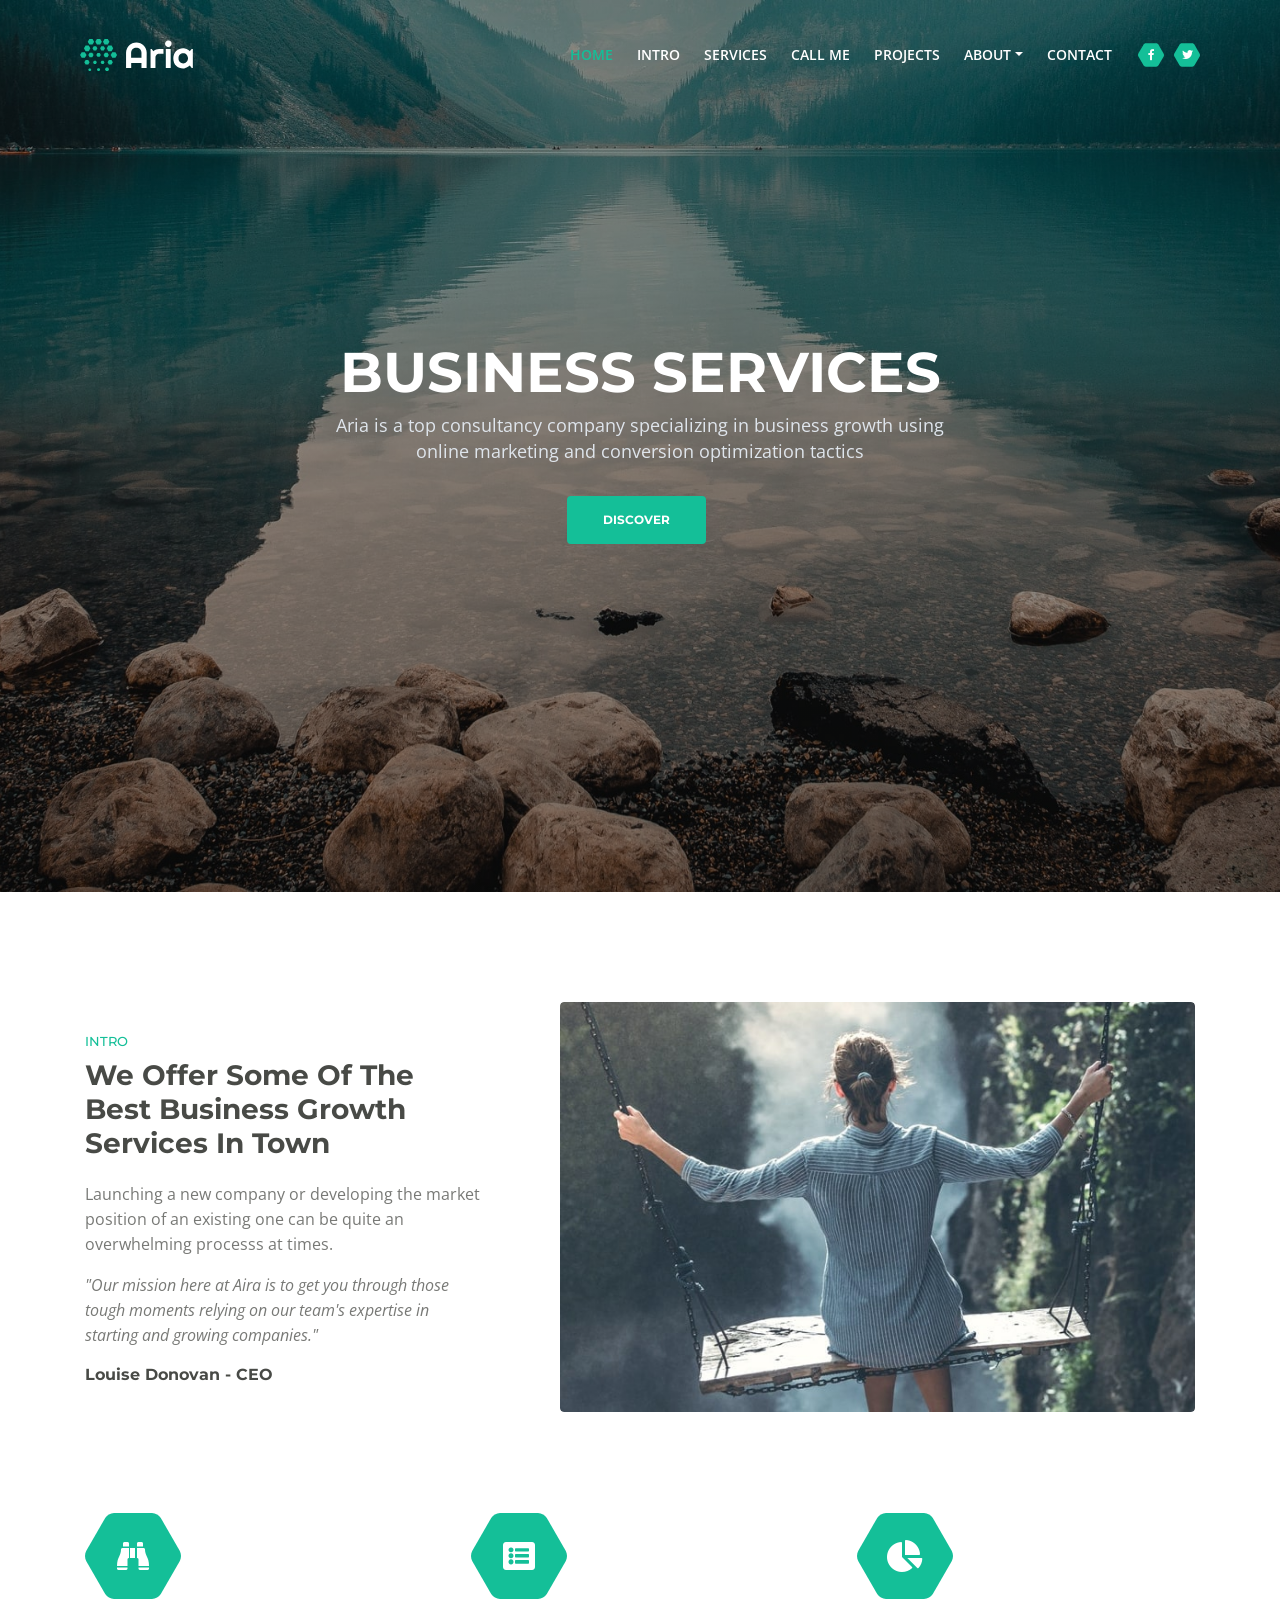
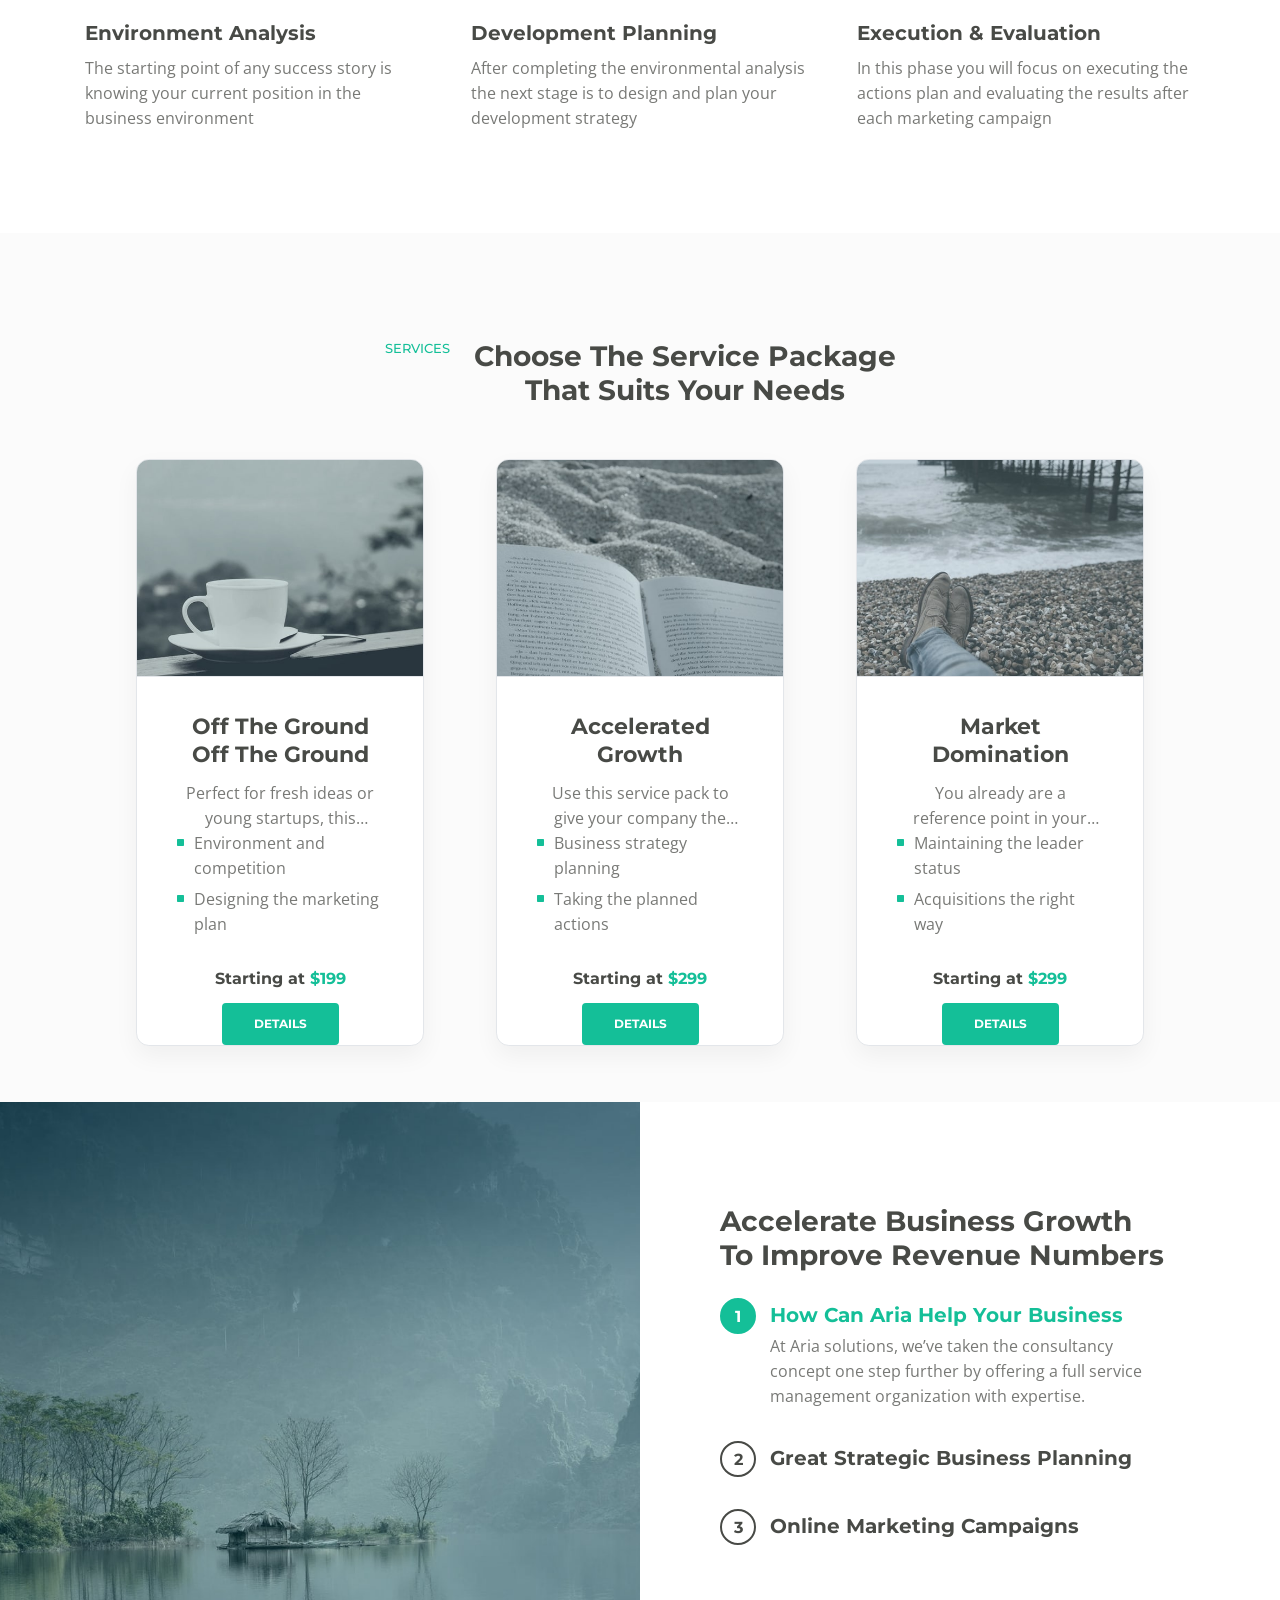
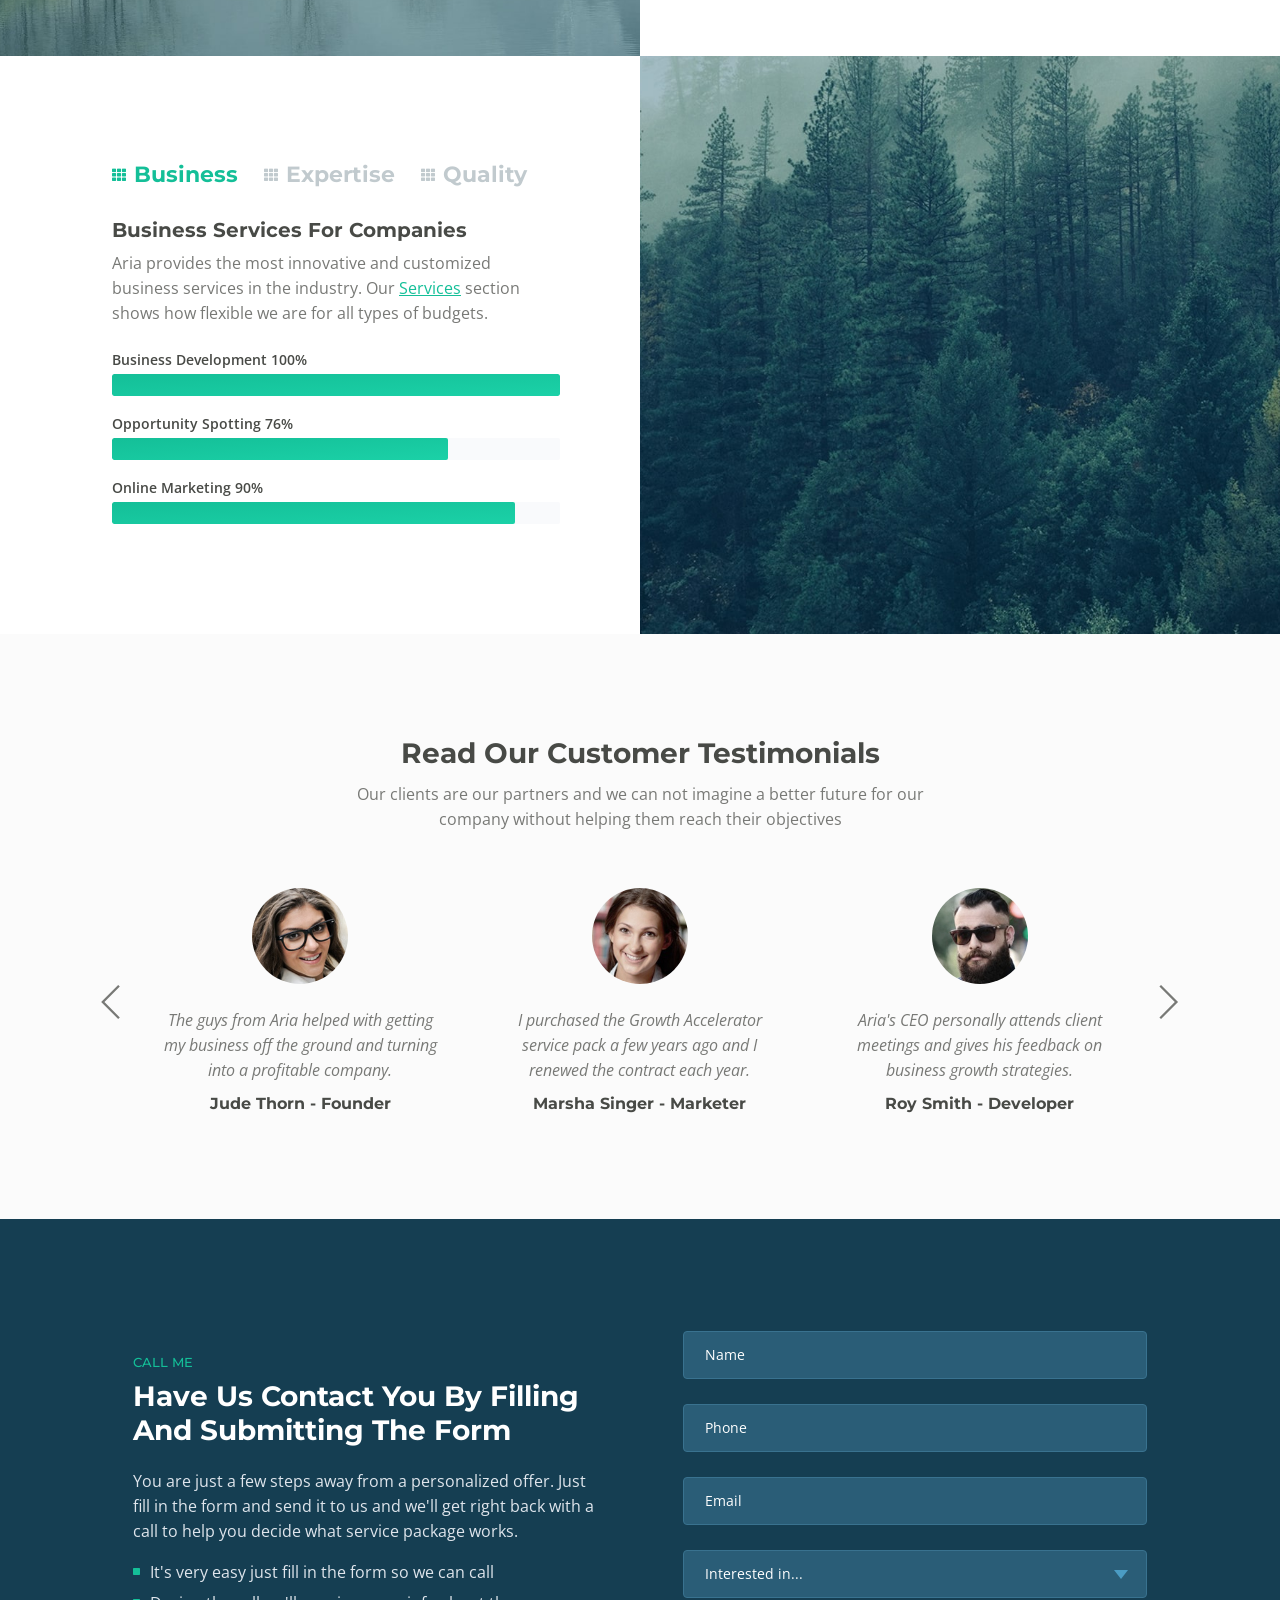
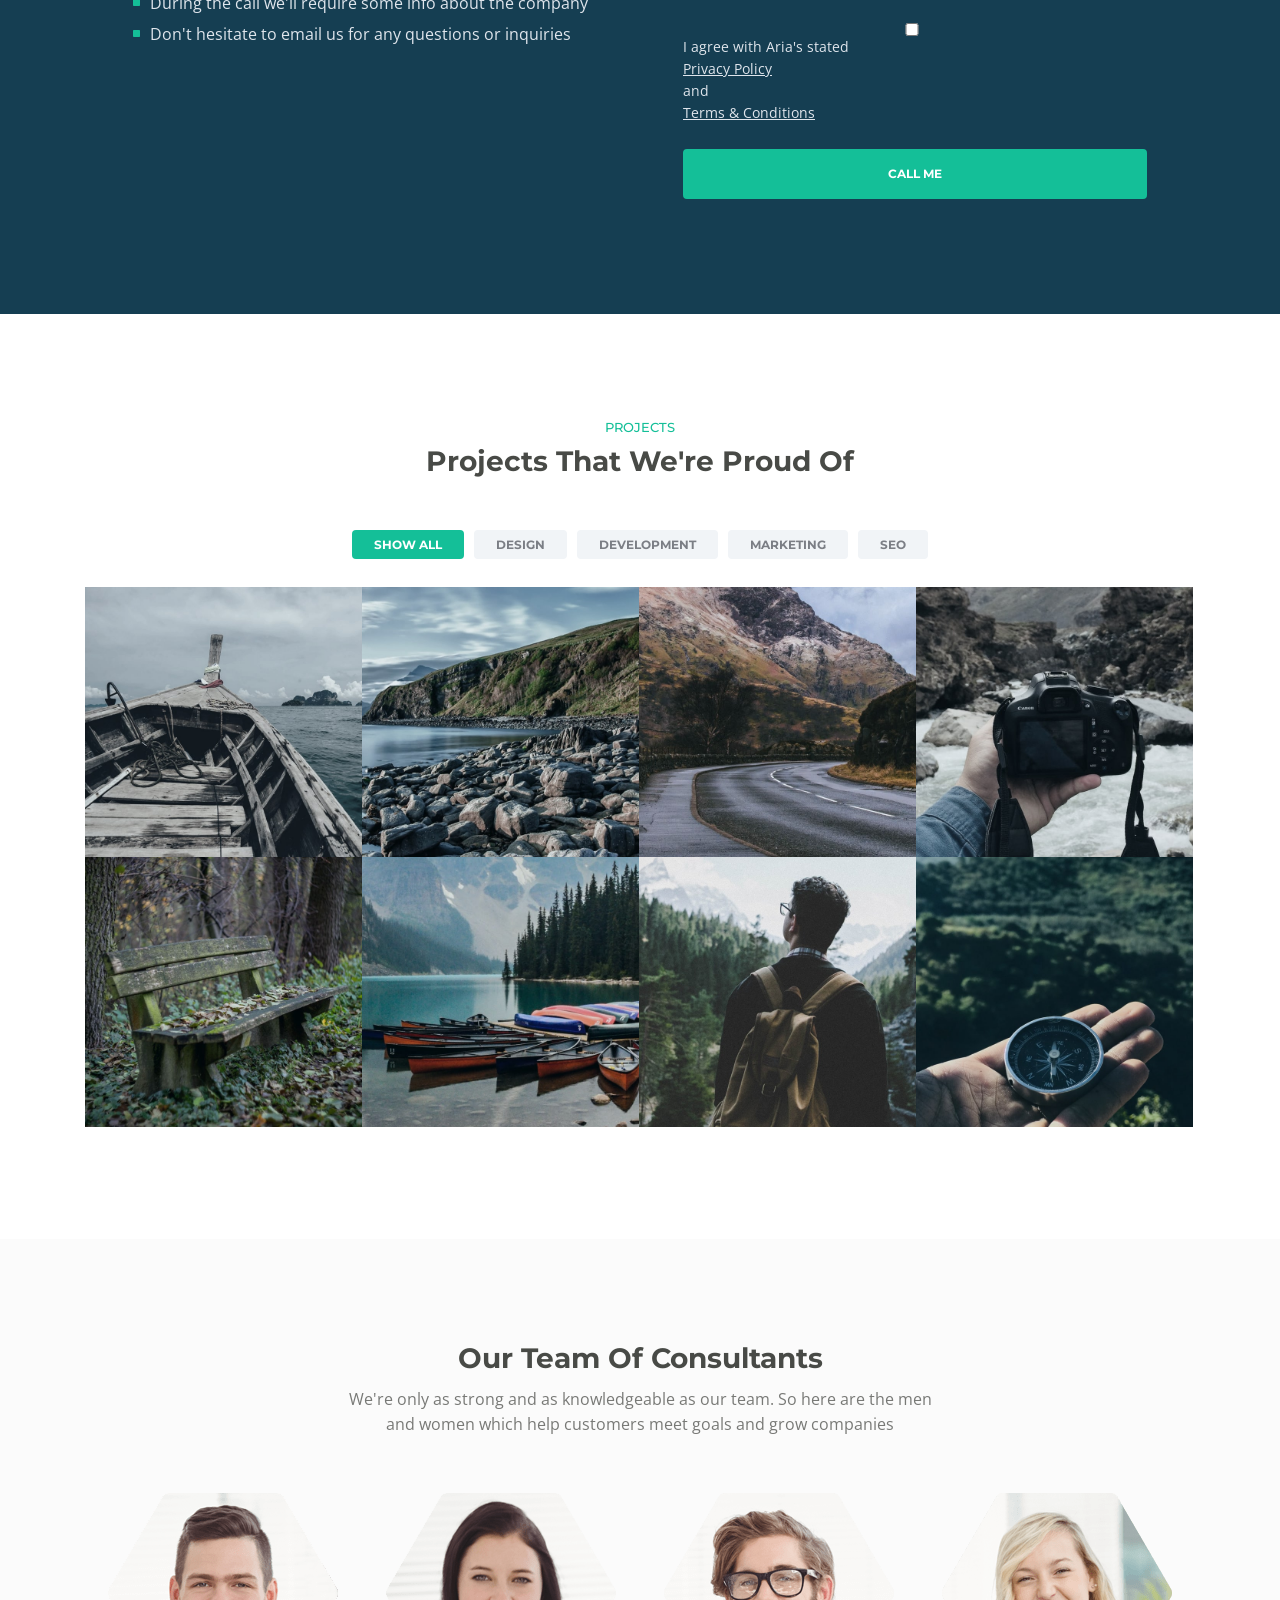
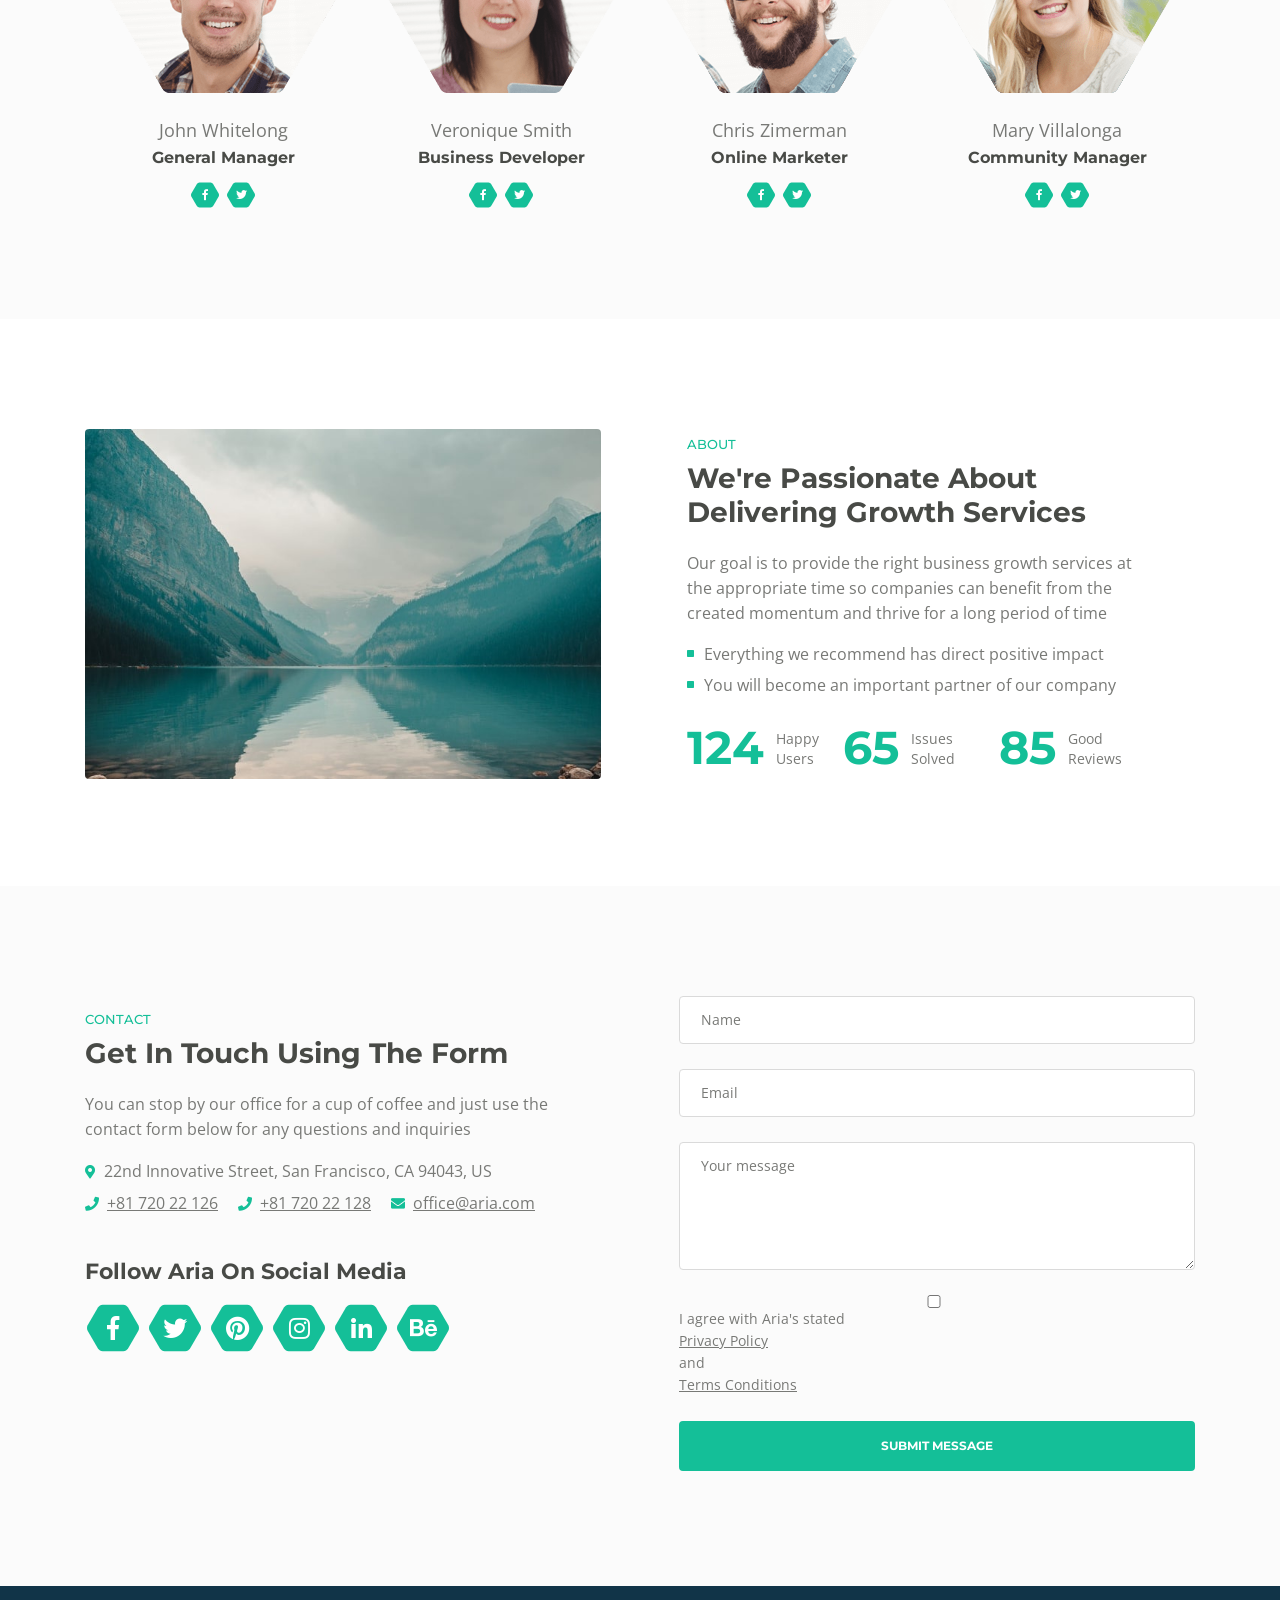
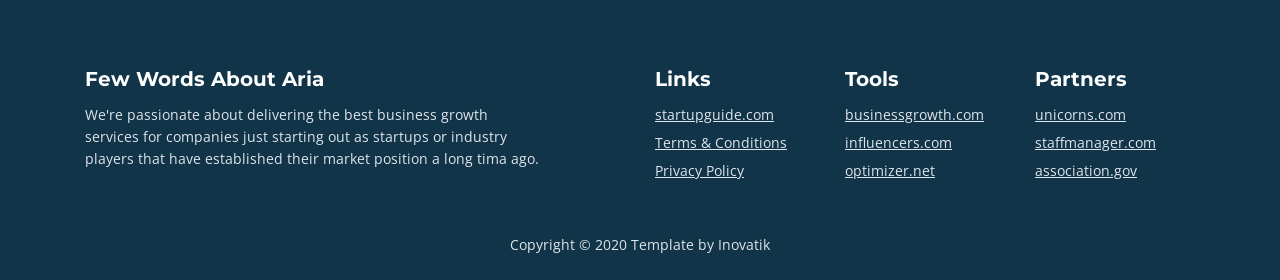
<file: static/index.html>
<!DOCTYPE html>
<html lang="en">
<head>
    <meta charset="utf-8">
    <meta name="viewport" content="width=device-width, initial-scale=1, shrink-to-fit=no">
    
    <!-- SEO Meta Tags -->
    <meta name="description" content="Aria is a business focused HTML landing page template built with Bootstrap to help you create lead generation websites for companies and their services.">
    <meta name="author" content="Inovatik">

    <!-- OG Meta Tags to improve the way the post looks when you share the page on LinkedIn, Facebook, Google+ -->
	<meta property="og:site_name" content="" /> <!-- website name -->
	<meta property="og:site" content="" /> <!-- website link -->
	<meta property="og:title" content=""/> <!-- title shown in the actual shared post -->
	<meta property="og:description" content="" /> <!-- description shown in the actual shared post -->
	<meta property="og:image" content="" /> <!-- image link, make sure it's jpg -->
	<meta property="og:url" content="" /> <!-- where do you want your post to link to -->
	<meta property="og:type" content="article" />

    <!-- Website Title -->
    <title>Aria - Business HTML Landing Page Template</title>
    
    <!-- Styles -->
    <link href="https://fonts.googleapis.com/css?family=Montserrat:500,700&display=swap&subset=latin-ext" rel="stylesheet">
    <link href="https://fonts.googleapis.com/css?family=Open+Sans:400,400i,600&display=swap&subset=latin-ext" rel="stylesheet">
    <link rel="stylesheet" href="https://cdnjs.cloudflare.com/ajax/libs/font-awesome/6.5.1/css/all.min.css">
    <link href="css/bootstrap.css" rel="stylesheet">
    <link href="css/fontawesome-all.css" rel="stylesheet">
    <link href="css/swiper.css" rel="stylesheet">
	<link href="css/magnific-popup.css" rel="stylesheet">
	<link href="css/styles.css" rel="stylesheet">
	
	<!-- Favicon  -->
    <link rel="icon" href="images/favicon.png">
</head>
<body data-spy="scroll" data-target=".fixed-top">
    
    <!-- Preloader -->
	<div class="spinner-wrapper">
        <div class="spinner">
            <div class="bounce1"></div>
            <div class="bounce2"></div>
            <div class="bounce3"></div>
        </div>
    </div>
    <!-- end of preloader -->
    

    <!-- Navbar -->
    <nav class="navbar navbar-expand-md navbar-dark navbar-custom fixed-top">
        <!-- Text Logo - Use this if you don't have a graphic logo -->
        <!-- <a class="navbar-brand logo-text page-scroll" href="index.html">Aria</a> -->

        <!-- Image Logo -->
        <a class="navbar-brand logo-image" href="index.html"><img src="images/logo.svg" alt="alternative"></a>
        
        <!-- Mobile Menu Toggle Button -->
        <button class="navbar-toggler" type="button" data-toggle="collapse" data-target="#navbarsExampleDefault" aria-controls="navbarsExampleDefault" aria-expanded="false" aria-label="Toggle navigation">
            <span class="navbar-toggler-awesome fas fa-bars"></span>
            <span class="navbar-toggler-awesome fas fa-times"></span>
        </button>
        <!-- end of mobile menu toggle button -->

        <div class="collapse navbar-collapse" id="navbarsExampleDefault">
            <ul class="navbar-nav ml-auto">
                <li class="nav-item">
                    <a class="nav-link page-scroll" href="#header">HOME <span class="sr-only">(current)</span></a>
                </li>
                <li class="nav-item">
                    <a class="nav-link page-scroll" href="#intro">INTRO</a>
                </li>
                <li class="nav-item">
                    <a class="nav-link page-scroll" href="#services">SERVICES</a>
                </li>
                <li class="nav-item">
                    <a class="nav-link page-scroll" href="#callMe">CALL ME</a>
                </li>
                <li class="nav-item">
                    <a class="nav-link page-scroll" href="#projects">PROJECTS</a>
                </li>

                <!-- Dropdown Menu -->          
                <li class="nav-item dropdown">
                    <a class="nav-link dropdown-toggle page-scroll" href="#about" id="navbarDropdown" role="button" aria-haspopup="true" aria-expanded="false">ABOUT</a>
                    <div class="dropdown-menu" aria-labelledby="navbarDropdown">
                        <a class="dropdown-item" href="terms-conditions.html"><span class="item-text">TERMS CONDITIONS</span></a>
                        <div class="dropdown-items-divide-hr"></div>
                        <a class="dropdown-item" href="privacy-policy.html"><span class="item-text">PRIVACY POLICY</span></a>
                    </div>
                </li>
                <!-- end of dropdown menu -->

                <li class="nav-item">
                    <a class="nav-link page-scroll" href="#contact">CONTACT</a>
                </li>
            </ul>
            <span class="nav-item social-icons">
                <span class="fa-stack">
                    <a href="#your-link">
                        <span class="hexagon"></span>
                        <i class="fab fa-facebook-f fa-stack-1x"></i>
                    </a>
                </span>
                <span class="fa-stack">
                    <a href="#your-link">
                        <span class="hexagon"></span>
                        <i class="fab fa-twitter fa-stack-1x"></i>
                    </a>
                </span>
            </span>
        </div>
    </nav> <!-- end of navbar -->
    <!-- end of navbar -->


    <!-- Header -->
    <header id="header" class="header">
        <div class="header-content">
            <div class="container">
                <div class="row">
                    <div class="col-lg-12">
                        <div class="text-container">
                            <h1>BUSINESS <span id="js-rotating">TEMPLATE, SERVICES, SOLUTIONS</span></h1>
                            <p class="p-heading p-large">Aria is a top consultancy company specializing in business growth using online marketing and conversion optimization tactics</p>
                            <a class="btn-solid-lg page-scroll" href="#intro">DISCOVER</a>
                        </div>
                    </div> <!-- end of col -->
                </div> <!-- end of row -->
            </div> <!-- end of container -->
        </div> <!-- end of header-content -->
    </header> <!-- end of header -->
    <!-- end of header -->


    <!-- Intro -->
    <div id="intro" class="basic-1">
        <div class="container">
            <div class="row">
                <div class="col-lg-5">
                    <div class="text-container">
                        <div class="section-title">INTRO</div>
                        <h2>We Offer Some Of The Best Business Growth Services In Town</h2>
                        <p>Launching a new company or developing the market position of an existing one can be quite an overwhelming processs at times.</p>
                        <p class="testimonial-text">"Our mission here at Aira is to get you through those tough moments relying on our team's expertise in starting and growing companies."</p>
                        <div class="testimonial-author">Louise Donovan - CEO</div>
                    </div> <!-- end of text-container -->
                </div> <!-- end of col -->
                <div class="col-lg-7">
                    <div class="image-container">
                        <img class="img-fluid" src="images/intro-office.jpg" alt="alternative">
                    </div> <!-- end of image-container -->
                </div> <!-- end of col -->
            </div> <!-- end of row -->
        </div> <!-- end of container -->
    </div> <!-- end of basic-1 -->
    <!-- end of intro -->


    <!-- Description -->
    <div class="cards-1">
        <div class="container">
            <div class="row">
                <div class="col-lg-12">
                    
                    <!-- Card -->
                    <div class="card">
                        <span class="fa-stack">
                            <span class="hexagon"></span>
                            <i class="fas fa-binoculars fa-stack-1x"></i>
                        </span>
                        <div class="card-body">
                            <h4 class="card-title">Environment Analysis</h4>
                            <p>The starting point of any success story is knowing your current position in the business environment</p>
                        </div>
                    </div>
                    <!-- end of card -->

                    <!-- Card -->
                    <div class="card">
                        <span class="fa-stack">
                            <span class="hexagon"></span>
                            <i class="fas fa-list-alt fa-stack-1x"></i>
                        </span>
                        <div class="card-body">
                            <h4 class="card-title">Development Planning</h4>
                            <p>After completing the environmental analysis the next stage is to design and  plan your development strategy</p>
                        </div>
                    </div>
                    <!-- end of card -->

                    <!-- Card -->
                    <div class="card">
                        <span class="fa-stack">
                            <span class="hexagon"></span>
                            <i class="fas fa-chart-pie fa-stack-1x"></i>
                        </span>
                        <div class="card-body">
                            <h4 class="card-title">Execution & Evaluation</h4>
                            <p>In this phase you will focus on executing the actions plan and evaluating the results after each marketing campaign</p>
                        </div>
                    </div>
                    <!-- end of card -->

                </div> <!-- end of col -->
            </div> <!-- end of row -->
        </div> <!-- end of container -->
    </div> <!-- end of cards-1 -->
    <!-- end of description -->


    <!-- Services -->
    <div id="services" class="cards-2">
        <div class="container">
            <div class="row">
                <div class="col-lg-12">
                    <div class="section-title">SERVICES</div>
                    <h2>Choose The Service Package<br> That Suits Your Needs</h2>
                </div> <!-- end of col -->
            </div> <!-- end of row -->
            <div class="row">
                <div class="col-lg-12">
                    
                    <!-- Card -->
                    <div class="card">
                        <div class="card-image">
                            <img class="img-fluid" src="images/services-1.jpg" alt="alternative">
                        </div>
                        <div class="card-body">
                            <h3 class="card-title">Off The Ground Off The Ground</h3>
                            <p>Perfect for fresh ideas or young startups, this package will help get the business off the ground</p>
                            <ul class="list-unstyled li-space-lg">
                                <li class="media">
                                    <i class="fas fa-square"></i>
                                    <div class="media-body">Environment and competition</div>
                                </li>
                                <li class="media">
                                    <i class="fas fa-square"></i>
                                    <div class="media-body">Designing the marketing plan</div>
                                </li>
                            </ul>
                            <p class="price">Starting at <span>$199</span></p>
                        </div>
                        <div class="button-container">
                            <a class="btn-solid-reg page-scroll" href="#callMe">DETAILS</a>
                        </div> <!-- end of button-container -->
                    </div>
                    <!-- end of card -->

                    <!-- Card -->
                    <div class="card">
                        <div class="card-image">
                            <img class="img-fluid" src="images/services-2.jpg" alt="alternative">
                        </div>
                        <div class="card-body">
                            <h3 class="card-title">Accelerated Growth</h3>
                            <p>Use this service pack to give your company the necessary impulse to become an industry leader</p>
                            <ul class="list-unstyled li-space-lg">
                                <li class="media">
                                    <i class="fas fa-square"></i>
                                    <div class="media-body">Business strategy planning</div>
                                </li>
                                <li class="media">
                                    <i class="fas fa-square"></i>
                                    <div class="media-body">Taking the planned actions</div>
                                </li>
                            </ul>
                            <p class="price">Starting at <span>$299</span></p>
                        </div>
                        <div class="button-container">
                            <a class="btn-solid-reg page-scroll" href="#callMe">DETAILS</a>
                        </div> <!-- end of button-container -->
                    </div>
                    <!-- end of card -->

                    <!-- Card -->
                    <div class="card">
                        <div class="card-image">
                            <img class="img-fluid" src="images/services-3.jpg" alt="alternative">
                        </div>
                        <div class="card-body">
                            <h3 class="card-title">Market Domination</h3>
                            <p>You already are a reference point in your industry now you need to learn about acquisitions</p>
                            <ul class="list-unstyled li-space-lg">
                                <li class="media">
                                    <i class="fas fa-square"></i>
                                    <div class="media-body">Maintaining the leader status</div>
                                </li>
                                <li class="media">
                                    <i class="fas fa-square"></i>
                                    <div class="media-body">Acquisitions the right way</div>
                                </li>
                            </ul>
                            <p class="price">Starting at <span>$299</span></p>
                        </div>
                        <div class="button-container">
                            <a class="btn-solid-reg page-scroll" href="#callMe">DETAILS</a>
                        </div> <!-- end of button-container -->
                    </div>
                    <!-- end of card -->

                </div> <!-- end of col -->
            </div> <!-- end of row -->
        </div> <!-- end of container -->
    </div> <!-- end of cards-2 -->
    <!-- end of services -->
    

    <!-- Details 1 -->
	<div id="details" class="accordion">
		<div class="area-1">
		</div><!-- end of area-1 on same line and no space between comments to eliminate margin white space --><div class="area-2">
            
            <!-- Accordion -->
            <div class="accordion-container" id="accordionOne">
                <h2>Accelerate Business Growth To Improve Revenue Numbers</h2>
                <div class="item">
                    <div id="headingOne">
                        <span data-toggle="collapse" data-target="#collapseOne" aria-expanded="true" aria-controls="collapseOne" role="button">
                            <span class="circle-numbering">1</span><span class="accordion-title">How Can Aria Help Your Business</span>
                        </span>
                    </div>
                    <div id="collapseOne" class="collapse show" aria-labelledby="headingOne" data-parent="#accordionOne">
                        <div class="accordion-body">
                            At Aria solutions, we’ve taken the consultancy concept one step further by offering a full service management organization with expertise.
                        </div>
                    </div>
                </div> <!-- end of item -->
            
                <div class="item">
                    <div id="headingTwo">
                        <span class="collapsed" data-toggle="collapse" data-target="#collapseTwo" aria-expanded="false" aria-controls="collapseTwo" role="button">
                            <span class="circle-numbering">2</span><span class="accordion-title">Great Strategic Business Planning</span>
                        </span>
                    </div>
                    <div id="collapseTwo" class="collapse" aria-labelledby="headingTwo" data-parent="#accordionOne">
                        <div class="accordion-body">
                            Aria partners with businesses to business growth and development ideas including environment analysis, plan execution and evaluation.
                        </div>
                    </div>
                </div> <!-- end of item -->
            
                <div class="item">
                    <div id="headingThree">
                        <span class="collapsed" data-toggle="collapse" data-target="#collapseThree" aria-expanded="false" aria-controls="collapseThree" role="button">
                            <span class="circle-numbering">3</span><span class="accordion-title">Online Marketing Campaigns</span>
                        </span>
                    </div>
                    <div id="collapseThree" class="collapse" aria-labelledby="headingThree" data-parent="#accordionOne">
                        <div class="accordion-body">
                            An awesome online marketing plan won't save your bad product but paired with a good product, the sky is the limit for what can be achieved.
                        </div>
                    </div>
                </div> <!-- end of item -->
            </div> <!-- end of accordion-container -->
            <!-- end of accordion -->

		</div> <!-- end of area-2 -->
    </div> <!-- end of accordion -->
    <!-- end of details 1 -->


    <!-- Details 2 -->
	<div class="tabs">
        <div class="area-1">
            <div class="tabs-container">
                
                <!-- Tabs Links -->
                <ul class="nav nav-tabs" id="ariaTabs" role="tablist">
                    <li class="nav-item">
                        <a class="nav-link active" id="nav-tab-1" data-toggle="tab" href="#tab-1" role="tab" aria-controls="tab-1" aria-selected="true"><i class="fas fa-th"></i> Business</a>
                    </li>
                    <li class="nav-item">
                        <a class="nav-link" id="nav-tab-2" data-toggle="tab" href="#tab-2" role="tab" aria-controls="tab-2" aria-selected="false"><i class="fas fa-th"></i> Expertise</a>
                    </li>
                    <li class="nav-item">
                        <a class="nav-link" id="nav-tab-3" data-toggle="tab" href="#tab-3" role="tab" aria-controls="tab-3" aria-selected="false"><i class="fas fa-th"></i> Quality</a>
                    </li>
                </ul>
                <!-- end of tabs links -->
                
                <!-- Tabs Content -->
                <div class="tab-content" id="ariaTabsContent">

                    <!-- Tab -->
                    <div class="tab-pane fade show active" id="tab-1" role="tabpanel" aria-labelledby="tab-1">
                        <h4>Business Services For Companies</h4>
                        <p>Aria provides the most innovative and customized business services in the industry. Our <a class="green page-scroll" href="#services">Services</a> section shows how flexible we are for all types of budgets.</p>
                        
                        <!-- Progress Bars -->
                        <div class="progress-container">
                            <div class="title">Business Development 100%</div>
                            <div class="progress">
                                <div class="progress-bar first" role="progressbar" aria-valuenow="0" aria-valuemin="0" aria-valuemax="100"></div>
                            </div>
                            <div class="title">Opportunity Spotting 76%</div>
                            <div class="progress">
                                <div class="progress-bar second" role="progressbar" aria-valuenow="75" aria-valuemin="0" aria-valuemax="100"></div>
                            </div>
                            <div class="title">Online Marketing 90%</div>
                            <div class="progress">
                                <div class="progress-bar third" role="progressbar" aria-valuenow="90" aria-valuemin="0" aria-valuemax="100"></div>
                            </div>
                        </div> <!-- end of progress-container -->
                        <!-- end of progress bars -->
                        
                    </div> <!-- end of tab-pane --> 
                    <!-- end of tab -->

                    <!-- Tab -->
                    <div class="tab-pane fade" id="tab-2" role="tabpanel" aria-labelledby="tab-2">
                        <ul class="list-unstyled li-space-lg first">
                            <li class="media">
                                <div class="media-bullet">1</div>
                                <div class="media-body"><strong>High quality</strong> is on top of our list when it comes to the way we deliver the services</div>
                            </li>
                            <li class="media">
                                <div class="media-bullet">2</div>
                                <div class="media-body"><strong>Maximum impact</strong> is what we look for in our actions</div>
                            </li>
                            <li class="media">
                                <div class="media-bullet">3</div>
                                <div class="media-body"><strong>Quality standards</strong> are important but meant to be exceeded</div>
                            </li>
                        </ul>
                        <ul class="list-unstyled li-space-lg last">
                            <li class="media">
                                <div class="media-bullet">4</div>
                                <div class="media-body"><strong>We're always looking</strong> for industry leaders to help them win their market position</div>
                            </li>
                            <li class="media">
                                <div class="media-bullet">5</div>
                                <div class="media-body"><strong>Evaluation</strong> is a key aspect of this business and important</div>
                            </li>
                            <li class="media">
                                <div class="media-bullet">6</div>
                                <div class="media-body"><strong>Ethic</strong> procedures ar alwasy at the base of everything we do</div>
                            </li>
                        </ul>
                    </div> <!-- end of tab-pane -->
                    <!-- end of tab -->

                    <!-- Tab -->
                    <div class="tab-pane fade" id="tab-3" role="tabpanel" aria-labelledby="tab-3">
                        <p><strong>We strive to achieve</strong> 100% customer satisfaction for both types of customers: hiring companies and job seekers. Types of customers: <a class="green" href="#your-link">with huge potential</a></p>
                        <p><strong>Our goal is to help</strong> your company achieve its full potential and establish long term stability for <a class="green" href="#your-link">the stakeholders</a></p>
                        <ul class="list-unstyled li-space-lg">
                            <li class="media">
                                <i class="fas fa-square"></i>
                                <div class="media-body">It's easy to get a quotation, just call our office anytime</div>
                            </li>
                            <li class="media">
                                <i class="fas fa-square"></i>
                                <div class="media-body">We'll get back to you with an initial estimate soon</div>
                            </li>
                            <li class="media">
                                <i class="fas fa-square"></i>
                                <div class="media-body">Get ready to see results even after only 30 days</div>
                            </li>
                            <li class="media">
                                <i class="fas fa-square"></i>
                                <div class="media-body">Ask for a quote and start improving your business</div>
                            </li>
                            <li class="media">
                                <i class="fas fa-square"></i>
                                <div class="media-body">Just fill out the form and we'll call you right away</div>
                            </li>
                        </ul>
                    </div> <!-- end of tab-pane -->
                    <!-- end of tab -->

                </div> <!-- end of tab-content -->
                <!-- end of tabs content -->

            </div> <!-- end of tabs-container -->
        </div><!-- end of area-1 on same line and no space between comments to eliminate margin white space --><div class="area-2"></div> <!-- end of area-2 -->
    </div> <!-- end of tabs -->
    <!-- end of details 2 -->


    <!-- Testimonials -->
    <div class="slider">
        <div class="container">
            <div class="row">
                <div class="col-lg-12">
                    <h2>Read Our Customer Testimonials</h2>
                    <p class="p-heading">Our clients are our partners and we can not imagine a better future for our company without helping them reach their objectives</p>
                </div> <!-- end of col -->
            </div> <!-- end of row -->
            <div class="row">
                <div class="col-lg-12">

                    <!-- Card Slider -->
                    <div class="slider-container">
                        <div class="swiper-container card-slider">
                            <div class="swiper-wrapper">
                                
                                <!-- Slide -->
                                <div class="swiper-slide">
                                    <div class="card">
                                        <img class="card-image" src="images/testimonial-1.jpg" alt="alternative">
                                        <div class="card-body">
                                            <div class="testimonial-text">The guys from Aria helped with getting my business off the ground and turning into a profitable company.</div>
                                            <div class="testimonial-author">Jude Thorn - Founder</div>
                                        </div>
                                    </div>
                                </div> <!-- end of swiper-slide -->
                                <!-- end of slide -->
        
                                <!-- Slide -->
                                <div class="swiper-slide">
                                    <div class="card">
                                        <img class="card-image" src="images/testimonial-2.jpg" alt="alternative">
                                        <div class="card-body">
                                            <div class="testimonial-text">I purchased the Growth Accelerator service pack a few years ago and I renewed the contract each year. </div>
                                            <div class="testimonial-author">Marsha Singer - Marketer</div>
                                        </div>
                                    </div>        
                                </div> <!-- end of swiper-slide -->
                                <!-- end of slide -->
        
                                <!-- Slide -->
                                <div class="swiper-slide">
                                    <div class="card">
                                        <img class="card-image" src="images/testimonial-3.jpg" alt="alternative">
                                        <div class="card-body">
                                            <div class="testimonial-text">Aria's CEO personally attends client meetings and gives his feedback on business growth strategies.</div>
                                            <div class="testimonial-author">Roy Smith - Developer</div>
                                        </div>
                                    </div>        
                                </div> <!-- end of swiper-slide -->
                                <!-- end of slide -->
        
                                <!-- Slide -->
                                <div class="swiper-slide">
                                    <div class="card">
                                        <img class="card-image" src="images/testimonial-4.jpg" alt="alternative">
                                        <div class="card-body">
                                            <div class="testimonial-text">At the beginning I thought the prices are a little high for what they offer but they over deliver each and every time.</div>
                                            <div class="testimonial-author">Ronald Spice - Owner</div>
                                        </div>
                                    </div>
                                </div> <!-- end of swiper-slide -->
                                <!-- end of slide -->
        
                                <!-- Slide -->
                                <div class="swiper-slide">
                                    <div class="card">
                                        <img class="card-image" src="images/testimonial-5.jpg" alt="alternative">
                                        <div class="card-body">
                                            <div class="testimonial-text">I recommend Aria to every business owner or growth leader that wants to take his company to the next level.</div>
                                            <div class="testimonial-author">Lindsay Rune - Manager</div>
                                        </div>
                                    </div>        
                                </div> <!-- end of swiper-slide -->
                                <!-- end of slide -->
        
                                <!-- Slide -->
                                <div class="swiper-slide">
                                    <div class="card">
                                        <img class="card-image" src="images/testimonial-6.jpg" alt="alternative">
                                        <div class="card-body">
                                            <div class="testimonial-text">My goals for using Aria's services seemed high when I first set them but they've met them with no problems.</div>
                                            <div class="testimonial-author">Ann Black - Consultant</div>
                                        </div>
                                    </div>        
                                </div> <!-- end of swiper-slide -->
                                <!-- end of slide -->
                            
                            </div> <!-- end of swiper-wrapper -->
        
                            <!-- Add Arrows -->
                            <div class="swiper-button-next"></div>
                            <div class="swiper-button-prev"></div>
                            <!-- end of add arrows -->
        
                        </div> <!-- end of swiper-container -->
                    </div> <!-- end of sliedr-container -->
                    <!-- end of card slider -->

                </div> <!-- end of col -->
            </div> <!-- end of row -->
        </div> <!-- end of container -->
    </div> <!-- end of slider -->
    <!-- end of testimonials -->


    <!-- Call Me -->
    <div id="callMe" class="form-1">
        <div class="container">
            <div class="row">
                <div class="col-lg-6">
                    <div class="text-container">
                        <div class="section-title">CALL ME</div>
                        <h2 class="white">Have Us Contact You By Filling And Submitting The Form</h2>
                        <p class="white">You are just a few steps away from a personalized offer. Just fill in the form and send it to us and we'll get right back with a call to help you decide what service package works.</p>
                        <ul class="list-unstyled li-space-lg white">
                            <li class="media">
                                <i class="fas fa-square"></i>
                                <div class="media-body">It's very easy just fill in the form so we can call</div>
                            </li>
                            <li class="media">
                                <i class="fas fa-square"></i>
                                <div class="media-body">During the call we'll require some info about the company</div>
                            </li>
                            <li class="media">
                                <i class="fas fa-square"></i>
                                <div class="media-body">Don't hesitate to email us for any questions or inquiries</div>
                            </li>
                        </ul>
                    </div>
                </div> <!-- end of col -->
                <div class="col-lg-6">
                   
                    <!-- Call Me Form -->
                    <form id="callMeForm" data-toggle="validator" data-focus="false">
                        <div class="form-group">
                            <input type="text" class="form-control-input" id="lname" name="lname" required>
                            <label class="label-control" for="lname">Name</label>
                            <div class="help-block with-errors"></div>
                        </div>
                        <div class="form-group">
                            <input type="text" class="form-control-input" id="lphone" name="lphone" required>
                            <label class="label-control" for="lphone">Phone</label>
                            <div class="help-block with-errors"></div>
                        </div>
                        <div class="form-group">
                            <input type="email" class="form-control-input" id="lemail" name="lemail" required>
                            <label class="label-control" for="lemail">Email</label>
                            <div class="help-block with-errors"></div>
                        </div>
                        <div class="form-group">
                            <select class="form-control-select" id="lselect" required>
                                <option class="select-option" value="" disabled selected>Interested in...</option>
                                <option class="select-option" value="Off The Ground">Off The Ground</option>
                                <option class="select-option" value="Accelerated Growth">Accelerated Growth</option>
                                <option class="select-option" value="Market Domination">Market Domination</option>
                            </select>
                            <div class="help-block with-errors"></div>
                        </div>
                        <div class="form-group checkbox white">
                            <input type="checkbox" id="lterms" value="Agreed-to-Terms" name="lterms" required>I agree with Aria's stated <a class="white" href="privacy-policy.html">Privacy Policy</a> and <a class="white" href="terms-conditions.html">Terms & Conditions</a>
                            <div class="help-block with-errors"></div>
                        </div>
                        <div class="form-group">
                            <button type="submit" class="form-control-submit-button">CALL ME</button>
                        </div>
                        <div class="form-message">
                            <div id="lmsgSubmit" class="h3 text-center hidden"></div>
                        </div>
                    </form>
                    <!-- end of call me form -->
                    
                </div> <!-- end of col -->
            </div> <!-- end of row -->
        </div> <!-- end of container -->
    </div> <!-- end of form-1 -->
    <!-- end of call me -->


    <!-- Projects -->
	<div id="projects" class="filter">
		<div class="container">
            <div class="row">
                <div class="col-lg-12">
                    <div class="section-title">PROJECTS</div>
                    <h2>Projects That We're Proud Of</h2>
                </div> <!-- end of col -->
            </div> <!-- end of row -->
            <div class="row">
                <div class="col-lg-12">
                    <!-- Filter -->
                    <div class="button-group filters-button-group">
                        <a class="button is-checked" data-filter="*"><span>SHOW ALL</span></a>
                        <a class="button" data-filter=".design"><span>DESIGN</span></a>
                        <a class="button" data-filter=".development"><span>DEVELOPMENT</span></a>
                        <a class="button" data-filter=".marketing"><span>MARKETING</span></a>
                        <a class="button" data-filter=".seo"><span>SEO</span></a>
                    </div> <!-- end of button group -->
                    <div class="grid">
                        <div class="element-item development">
                            <a class="popup-with-move-anim" href="#project-1"><div class="element-item-overlay"><span>Online Banking</span></div><img src="images/project-1.jpg" alt="alternative"></a>
                        </div>
                        <div class="element-item development">
                            <a class="popup-with-move-anim" href="#project-2"><div class="element-item-overlay"><span>Classic Industry</span></div><img src="images/project-2.jpg" alt="alternative"></a>
                        </div>
                        <div class="element-item design development marketing">
                            <a class="popup-with-move-anim" href="#project-3"><div class="element-item-overlay"><span>BoomBap Audio</span></div><img src="images/project-3.jpg" alt="alternative"></a>
                        </div>
                        <div class="element-item design development marketing">
                            <a class="popup-with-move-anim" href="#project-4"><div class="element-item-overlay"><span>Van Moose</span></div><img src="images/project-4.jpg" alt="alternative"></a>
                        </div>
                        <div class="element-item design development marketing seo">
                            <a class="popup-with-move-anim" href="#project-5"><div class="element-item-overlay"><span>Joy Moments</span></div><img src="images/project-5.jpg" alt="alternative"></a>
                        </div>
                        <div class="element-item design marketing seo">
                            <a class="popup-with-move-anim" href="#project-6"><div class="element-item-overlay"><span>Spark Events</span></div><img src="images/project-6.jpg" alt="alternative"></a>
                        </div>
                        <div class="element-item design marketing">
                            <a class="popup-with-move-anim" href="#project-7"><div class="element-item-overlay"><span>Casual Wear</span></div><img src="images/project-7.jpg" alt="alternative"></a>
                        </div>
                        <div class="element-item design marketing">
                            <a class="popup-with-move-anim" href="#project-8"><div class="element-item-overlay"><span>Zazoo Apps</span></div><img src="images/project-8.jpg" alt="alternative"></a>
                        </div>
                    </div> <!-- end of grid -->
                    <!-- end of filter -->
                    
                </div> <!-- end of col -->
            </div> <!-- end of row -->
		</div> <!-- end of container -->
    </div> <!-- end of filter -->
    <!-- end of projects -->


    <!-- Project Lightboxes -->
    <!-- Lightbox -->
    <div id="project-1" class="lightbox-basic zoom-anim-dialog mfp-hide">
        <div class="row">
            <button title="Close (Esc)" type="button" class="mfp-close x-button">×</button>
            <div class="col-lg-8">
                <img class="img-fluid" src="images/project-1.jpg" alt="alternative">
            </div> <!-- end of col -->
            <div class="col-lg-4">
                <h3>Online Banking</h3>
                <hr class="line-heading">
                <h6>Strategy Development</h6>
                <p>Need a solid foundation for your business growth plans? Aria will help you manage sales and meet your current needs</p>
                <p>By offering the best professional services and quality products in the market. Don't hesitate and get in touch with us.</p>
                <div class="testimonial-container">
                    <p class="testimonial-text">Need a solid foundation for your business growth plans? Aria will help you manage sales and meet your current requirements.</p>
                    <p class="testimonial-author">General Manager</p>
                </div>
                <a class="btn-solid-reg" href="#your-link">DETAILS</a> <a class="btn-outline-reg mfp-close as-button" href="#projects">BACK</a> 
            </div> <!-- end of col -->
        </div> <!-- end of row -->
    </div> <!-- end of lightbox-basic -->
    <!-- end of lightbox -->

    <!-- Lightbox -->
    <div id="project-2" class="lightbox-basic zoom-anim-dialog mfp-hide">
        <div class="row">
            <button title="Close (Esc)" type="button" class="mfp-close x-button">×</button>
            <div class="col-lg-8">
                <img class="img-fluid" src="images/project-2.jpg" alt="alternative">
            </div> <!-- end of col -->
            <div class="col-lg-4">
                <h3>Classic Industry</h3>
                <hr class="line-heading">
                <h6>Strategy Development</h6>
                <p>Need a solid foundation for your business growth plans? Aria will help you manage sales and meet your current needs</p>
                <p>By offering the best professional services and quality products in the market. Don't hesitate and get in touch with us.</p>
                <div class="testimonial-container">
                    <p class="testimonial-text">Need a solid foundation for your business growth plans? Aria will help you manage sales and meet your current requirements.</p>
                    <p class="testimonial-author">General Manager</p>
                </div>
                <a class="btn-solid-reg" href="#your-link">DETAILS</a> <a class="btn-outline-reg mfp-close as-button" href="#projects">BACK</a> 
            </div> <!-- end of col -->
        </div> <!-- end of row -->
    </div> <!-- end of lightbox-basic -->
    <!-- end of lightbox -->

    <!-- Lightbox -->
    <div id="project-3" class="lightbox-basic zoom-anim-dialog mfp-hide">
        <div class="row">
            <button title="Close (Esc)" type="button" class="mfp-close x-button">×</button>
            <div class="col-lg-8">
                <img class="img-fluid" src="images/project-3.jpg" alt="alternative">
            </div> <!-- end of col -->
            <div class="col-lg-4">
                <h3>BoomBap Audio</h3>
                <hr class="line-heading">
                <h6>Strategy Development</h6>
                <p>Need a solid foundation for your business growth plans? Aria will help you manage sales and meet your current needs</p>
                <p>By offering the best professional services and quality products in the market. Don't hesitate and get in touch with us.</p>
                <div class="testimonial-container">
                    <p class="testimonial-text">Need a solid foundation for your business growth plans? Aria will help you manage sales and meet your current requirements.</p>
                    <p class="testimonial-author">General Manager</p>
                </div>
                <a class="btn-solid-reg" href="#your-link">DETAILS</a> <a class="btn-outline-reg mfp-close as-button" href="#projects">BACK</a> 
            </div> <!-- end of col -->
        </div> <!-- end of row -->
    </div> <!-- end of lightbox-basic -->
    <!-- end of lightbox -->

    <!-- Lightbox -->
    <div id="project-4" class="lightbox-basic zoom-anim-dialog mfp-hide">
        <div class="row">
            <button title="Close (Esc)" type="button" class="mfp-close x-button">×</button>
            <div class="col-lg-8">
                <img class="img-fluid" src="images/project-4.jpg" alt="alternative">
            </div> <!-- end of col -->
            <div class="col-lg-4">
                <h3>Van Moose</h3>
                <hr class="line-heading">
                <h6>Strategy Development</h6>
                <p>Need a solid foundation for your business growth plans? Aria will help you manage sales and meet your current needs</p>
                <p>By offering the best professional services and quality products in the market. Don't hesitate and get in touch with us.</p>
                <div class="testimonial-container">
                    <p class="testimonial-text">Need a solid foundation for your business growth plans? Aria will help you manage sales and meet your current requirements.</p>
                    <p class="testimonial-author">General Manager</p>
                </div>
                <a class="btn-solid-reg" href="#your-link">DETAILS</a> <a class="btn-outline-reg mfp-close as-button" href="#projects">BACK</a> 
            </div> <!-- end of col -->
        </div> <!-- end of row -->
    </div> <!-- end of lightbox-basic -->
    <!-- end of lightbox -->

    <!-- Lightbox -->
    <div id="project-5" class="lightbox-basic zoom-anim-dialog mfp-hide">
        <div class="row">
            <button title="Close (Esc)" type="button" class="mfp-close x-button">×</button>
            <div class="col-lg-8">
                <img class="img-fluid" src="images/project-5.jpg" alt="alternative">
            </div> <!-- end of col -->
            <div class="col-lg-4">
                <h3>Joy Moments</h3>
                <hr class="line-heading">
                <h6>Strategy Development</h6>
                <p>Need a solid foundation for your business growth plans? Aria will help you manage sales and meet your current needs</p>
                <p>By offering the best professional services and quality products in the market. Don't hesitate and get in touch with us.</p>
                <div class="testimonial-container">
                    <p class="testimonial-text">Need a solid foundation for your business growth plans? Aria will help you manage sales and meet your current requirements.</p>
                    <p class="testimonial-author">General Manager</p>
                </div>
                <a class="btn-solid-reg" href="#your-link">DETAILS</a> <a class="btn-outline-reg mfp-close as-button" href="#projects">BACK</a> 
            </div> <!-- end of col -->
        </div> <!-- end of row -->
    </div> <!-- end of lightbox-basic -->
    <!-- end of lightbox -->

    <!-- Lightbox -->
    <div id="project-6" class="lightbox-basic zoom-anim-dialog mfp-hide">
        <div class="row">
            <button title="Close (Esc)" type="button" class="mfp-close x-button">×</button>
            <div class="col-lg-8">
                <img class="img-fluid" src="images/project-6.jpg" alt="alternative">
            </div> <!-- end of col -->
            <div class="col-lg-4">
                <h3>Spark Events</h3>
                <hr class="line-heading">
                <h6>Strategy Development</h6>
                <p>Need a solid foundation for your business growth plans? Aria will help you manage sales and meet your current needs</p>
                <p>By offering the best professional services and quality products in the market. Don't hesitate and get in touch with us.</p>
                <div class="testimonial-container">
                    <p class="testimonial-text">Need a solid foundation for your business growth plans? Aria will help you manage sales and meet your current requirements.</p>
                    <p class="testimonial-author">General Manager</p>
                </div>
                <a class="btn-solid-reg" href="#your-link">DETAILS</a> <a class="btn-outline-reg mfp-close as-button" href="#projects">BACK</a> 
            </div> <!-- end of col -->
        </div> <!-- end of row -->
    </div> <!-- end of lightbox-basic -->
    <!-- end of lightbox -->

    <!-- Lightbox -->
    <div id="project-7" class="lightbox-basic zoom-anim-dialog mfp-hide">
        <div class="row">
            <button title="Close (Esc)" type="button" class="mfp-close x-button">×</button>
            <div class="col-lg-8">
                <img class="img-fluid" src="images/project-7.jpg" alt="alternative">
            </div> <!-- end of col -->
            <div class="col-lg-4">
                <h3>Casual Wear</h3>
                <hr class="line-heading">
                <h6>Strategy Development</h6>
                <p>Need a solid foundation for your business growth plans? Aria will help you manage sales and meet your current needs</p>
                <p>By offering the best professional services and quality products in the market. Don't hesitate and get in touch with us.</p>
                <div class="testimonial-container">
                    <p class="testimonial-text">Need a solid foundation for your business growth plans? Aria will help you manage sales and meet your current requirements.</p>
                    <p class="testimonial-author">General Manager</p>
                </div>
                <a class="btn-solid-reg" href="#your-link">DETAILS</a> <a class="btn-outline-reg mfp-close as-button" href="#projects">BACK</a> 
            </div> <!-- end of col -->
        </div> <!-- end of row -->
    </div> <!-- end of lightbox-basic -->
    <!-- end of lightbox -->

    <!-- Lightbox -->
    <div id="project-8" class="lightbox-basic zoom-anim-dialog mfp-hide">
        <div class="row">
            <button title="Close (Esc)" type="button" class="mfp-close x-button">×</button>
            <div class="col-lg-8">
                <img class="img-fluid" src="images/project-8.jpg" alt="alternative">
            </div> <!-- end of col -->
            <div class="col-lg-4">
                <h3>Zazoo Apps</h3>
                <hr class="line-heading">
                <h6>Strategy Development</h6>
                <p>Need a solid foundation for your business growth plans? Aria will help you manage sales and meet your current needs</p>
                <p>By offering the best professional services and quality products in the market. Don't hesitate and get in touch with us.</p>
                <div class="testimonial-container">
                    <p class="testimonial-text">Need a solid foundation for your business growth plans? Aria will help you manage sales and meet your current requirements.</p>
                    <p class="testimonial-author">General Manager</p>
                </div>
                <a class="btn-solid-reg" href="#your-link">DETAILS</a> <a class="btn-outline-reg mfp-close as-button" href="#projects">BACK</a> 
            </div> <!-- end of col -->
        </div> <!-- end of row -->
    </div> <!-- end of lightbox-basic -->
    <!-- end of lightbox -->
    <!-- end of project lightboxes -->


    <!-- Team -->
    <div class="basic-2">
        <div class="container">
            <div class="row">
                <div class="col-lg-12">
                    <h2>Our Team Of Consultants</h2>
                    <p class="p-heading">We're only as strong and as knowledgeable as our team. So here are the men and women which help customers meet goals and grow companies</p>
                </div> <!-- end of col -->
            </div> <!-- end of row -->
            <div class="row">
                <div class="col-lg-12">

                    <!-- Team Member -->
                    <div class="team-member">
                        <div class="image-wrapper">
                            <img class="img-fluid" src="images/team-1.png" alt="alternative">
                        </div> <!-- end of image-wrapper -->
                        <p class="p-large">John Whitelong</p>
                        <p class="job-title">General Manager</p>
                        <span class="social-icons">
                            <span class="fa-stack">
                                <a href="#your-link">
                                    <span class="hexagon"></span>
                                    <i class="fab fa-facebook-f fa-stack-1x"></i>
                                </a>
                            </span>
                            <span class="fa-stack">
                                <a href="#your-link">
                                    <span class="hexagon"></span>
                                    <i class="fab fa-twitter fa-stack-1x"></i>
                                </a>
                            </span>
                        </span>
                    </div> <!-- end of team-member -->
                    <!-- end of team member -->

                    <!-- Team Member -->
                    <div class="team-member">
                        <div class="image-wrapper">
                            <img class="img-fluid" src="images/team-2.png" alt="alternative">
                        </div> <!-- end of image wrapper -->
                        <p class="p-large">Veronique Smith</p>
                        <p class="job-title">Business Developer</p>
                        <span class="social-icons">
                            <span class="fa-stack">
                                <a href="#your-link">
                                    <span class="hexagon"></span>
                                    <i class="fab fa-facebook-f fa-stack-1x"></i>
                                </a>
                            </span>
                            <span class="fa-stack">
                                <a href="#your-link">
                                    <span class="hexagon"></span>
                                    <i class="fab fa-twitter fa-stack-1x"></i>
                                </a>
                            </span>
                        </span>
                    </div> <!-- end of team-member -->
                    <!-- end of team member -->

                    <!-- Team Member -->
                    <div class="team-member">
                        <div class="image-wrapper">
                            <img class="img-fluid" src="images/team-3.png" alt="alternative">
                        </div> <!-- end of image wrapper -->
                        <p class="p-large">Chris Zimerman</p>
                        <p class="job-title">Online Marketer</p>
                        <span class="social-icons">
                            <span class="fa-stack">
                                <a href="#your-link">
                                    <span class="hexagon"></span>
                                    <i class="fab fa-facebook-f fa-stack-1x"></i>
                                </a>
                            </span>
                            <span class="fa-stack">
                                <a href="#your-link">
                                    <span class="hexagon"></span>
                                    <i class="fab fa-twitter fa-stack-1x"></i>
                                </a>
                            </span>
                        </span>
                    </div> <!-- end of team-member -->
                    <!-- end of team member -->

                    <!-- Team Member -->
                    <div class="team-member">
                        <div class="image-wrapper">
                            <img class="img-fluid" src="images/team-4.png" alt="alternative">
                        </div> <!-- end of image wrapper -->
                        <p class="p-large">Mary Villalonga</p>
                        <p class="job-title">Community Manager</p>
                        <span class="social-icons">
                            <span class="fa-stack">
                                <a href="#your-link">
                                    <span class="hexagon"></span>
                                    <i class="fab fa-facebook-f fa-stack-1x"></i>
                                </a>
                            </span>
                            <span class="fa-stack">
                                <a href="#your-link">
                                    <span class="hexagon"></span>
                                    <i class="fab fa-twitter fa-stack-1x"></i>
                                </a>
                            </span>
                        </span>
                    </div> <!-- end of team-member -->
                    <!-- end of team member -->

                </div> <!-- end of col -->
            </div> <!-- end of row -->
        </div> <!-- end of container -->
    </div> <!-- end of basic-2 -->
    <!-- end of team -->


    <!-- About -->
    <div id="about" class="counter">
        <div class="container">
            <div class="row">
                <div class="col-lg-5 col-xl-6">
                    <div class="image-container">
                        <img class="img-fluid" src="images/about.jpg" alt="alternative">
                    </div> <!-- end of image-container -->
                </div> <!-- end of col -->
                <div class="col-lg-7 col-xl-6">
                    <div class="text-container">
                        <div class="section-title">ABOUT</div>
                        <h2>We're Passionate About Delivering Growth Services</h2>
                        <p>Our goal is to provide the right business growth services at the appropriate time so companies can benefit from the created momentum and thrive for a long period of time</p>
                        <ul class="list-unstyled li-space-lg">
                            <li class="media">
                                <i class="fas fa-square"></i>
                                <div class="media-body">Everything we recommend has direct positive impact</div>
                            </li>
                            <li class="media">
                                <i class="fas fa-square"></i>
                                <div class="media-body">You will become an important partner of our company</div>
                            </li>
                        </ul>

                        <!-- Counter -->
                        <div id="counter">
                            <div class="cell">
                                <div class="counter-value number-count" data-count="231">1</div>
                                <div class="counter-info">Happy<br>Users</div>
                            </div>
                            <div class="cell">
                                <div class="counter-value number-count" data-count="121">1</div>
                                <div class="counter-info">Issues<br>Solved</div>
                            </div>
                            <div class="cell">
                                <div class="counter-value number-count" data-count="159">1</div>
                                <div class="counter-info">Good<br>Reviews</div>
                            </div>
                        </div>
                        <!-- end of counter -->

                    </div> <!-- end of text-container -->      
                </div> <!-- end of col -->
            </div> <!-- end of row -->
        </div> <!-- end of container -->
    </div> <!-- end of counter -->
    <!-- end of about -->


    <!-- Contact -->
    <div id="contact" class="form-2">
        <div class="container">
            <div class="row">
                <div class="col-lg-6">
                    <div class="text-container">
                        <div class="section-title">CONTACT</div>
                        <h2>Get In Touch Using The Form</h2>
                        <p>You can stop by our office for a cup of coffee and just use the contact form below for any questions and inquiries</p>
                        <ul class="list-unstyled li-space-lg">
                            <li class="address"><i class="fas fa-map-marker-alt"></i>22nd Innovative Street, San Francisco, CA 94043, US</li>
                            <li><i class="fas fa-phone"></i><a href="tel:003024630820">+81 720 22 126</a></li>
                            <li><i class="fas fa-phone"></i><a href="tel:003024630820">+81 720 22 128</a></li>
                            <li><i class="fas fa-envelope"></i><a href="mailto:office@aria.com">office@aria.com</a></li>
                        </ul>
                        <h3>Follow Aria On Social Media</h3>

                        <span class="fa-stack">
                            <a href="#your-link">
                                <span class="hexagon"></span>
                                <i class="fab fa-facebook-f fa-stack-1x"></i>
                            </a>
                        </span>
                        <span class="fa-stack">
                            <a href="#your-link">
                                <span class="hexagon"></span>
                                <i class="fab fa-twitter fa-stack-1x"></i>
                            </a>
                        </span>
                        <span class="fa-stack">
                            <a href="#your-link">
                                <span class="hexagon"></span>
                                <i class="fab fa-pinterest fa-stack-1x"></i>
                            </a>
                        </span>
                        <span class="fa-stack">
                            <a href="#your-link">
                                <span class="hexagon"></span>
                                <i class="fab fa-instagram fa-stack-1x"></i>
                            </a>
                        </span>
                        <span class="fa-stack">
                            <a href="#your-link">
                                <span class="hexagon"></span>
                                <i class="fab fa-linkedin-in fa-stack-1x"></i>
                            </a>
                        </span>
                        <span class="fa-stack">
                            <a href="#your-link">
                                <span class="hexagon"></span>
                                <i class="fab fa-behance fa-stack-1x"></i>
                            </a>
                        </span>
                    </div> <!-- end of text-container -->
                </div> <!-- end of col -->
                <div class="col-lg-6">
                    
                    <!-- Contact Form -->
                    <form id="contactForm" data-toggle="validator" data-focus="false">
                        <div class="form-group">
                            <input type="text" class="form-control-input" id="cname" required>
                            <label class="label-control" for="cname">Name</label>
                            <div class="help-block with-errors"></div>
                        </div>
                        <div class="form-group">
                            <input type="email" class="form-control-input" id="cemail" required>
                            <label class="label-control" for="cemail">Email</label>
                            <div class="help-block with-errors"></div>
                        </div>
                        <div class="form-group">
                            <textarea class="form-control-textarea" id="cmessage" required></textarea>
                            <label class="label-control" for="cmessage">Your message</label>
                            <div class="help-block with-errors"></div>
                        </div>
                        <div class="form-group checkbox">
                            <input type="checkbox" id="cterms" value="Agreed-to-Terms" required>I agree with Aria's stated <a href="privacy-policy.html">Privacy Policy</a> and <a href="terms-conditions.html">Terms Conditions</a> 
                            <div class="help-block with-errors"></div>
                        </div>
                        <div class="form-group">
                            <button type="submit" class="form-control-submit-button">SUBMIT MESSAGE</button>
                        </div>
                        <div class="form-message">
                            <div id="cmsgSubmit" class="h3 text-center hidden"></div>
                        </div>
                    </form>
                    <!-- end of contact form -->

                </div> <!-- end of col -->
            </div> <!-- end of row -->
        </div> <!-- end of container -->
    </div> <!-- end of form-2 -->
    <!-- end of contact -->


    <!-- Footer -->
    <div class="footer">
        <div class="container">
            <div class="row">
                <div class="col-md-6">
                    <div class="text-container about">
                        <h4>Few Words About Aria</h4>
                        <p class="white">We're passionate about delivering the best business growth services for companies just starting out as startups or industry players that have established their market position a long tima ago.</p>
                    </div> <!-- end of text-container -->
                </div> <!-- end of col -->
                <div class="col-md-2">
                    <div class="text-container">
                        <h4>Links</h4>
                        <ul class="list-unstyled li-space-lg white">
                            <li>
                                <a class="white" href="#your-link">startupguide.com</a>
                            </li>
                            <li>
                                <a class="white" href="terms-conditions.html">Terms & Conditions</a>
                            </li>
                            <li>
                                <a class="white" href="privacy-policy.html">Privacy Policy</a>
                            </li>
                        </ul>
                    </div> <!-- end of text-container -->
                </div> <!-- end of col -->
                <div class="col-md-2">
                    <div class="text-container">
                        <h4>Tools</h4>
                        <ul class="list-unstyled li-space-lg">
                            <li>
                                <a class="white" href="#your-link">businessgrowth.com</a>
                            </li>
                            <li>
                               <a class="white" href="#your-link">influencers.com</a>
                            </li>
                            <li class="media">
                                <a class="white" href="#your-link">optimizer.net</a>
                            </li>
                        </ul>
                    </div> <!-- end of text-container -->
                </div> <!-- end of col -->
                <div class="col-md-2">
                    <div class="text-container">
                        <h4>Partners</h4>
                        <ul class="list-unstyled li-space-lg">
                            <li>
                                <a class="white" href="#your-link">unicorns.com</a>
                            </li>
                            <li>
                                <a class="white" href="#your-link">staffmanager.com</a>
                            </li>
                            <li>
                                <a class="white" href="#your-link">association.gov</a>
                            </li>
                        </ul>
                    </div> <!-- end of text-container -->
                </div> <!-- end of col -->
            </div> <!-- end of row -->
        </div> <!-- end of container -->
    </div> <!-- end of footer -->  
    <!-- end of footer -->


    <!-- Copyright -->
    <div class="copyright">
        <div class="container">
            <div class="row">
                <div class="col-lg-12">
                    <p class="p-small">Copyright © 2020 <a href="https://inovatik.com">Template by Inovatik</a></p>
                </div> <!-- end of col -->
            </div> <!-- enf of row -->
        </div> <!-- end of container -->
    </div> <!-- end of copyright --> 
    <!-- end of copyright -->
    
    	
    <!-- Scripts -->
    <script src="js/jquery.min.js"></script> <!-- jQuery for Bootstrap's JavaScript plugins -->
    <script src="js/popper.min.js"></script> <!-- Popper tooltip library for Bootstrap -->
    <script src="js/bootstrap.min.js"></script> <!-- Bootstrap framework -->
    <script src="js/jquery.easing.min.js"></script> <!-- jQuery Easing for smooth scrolling between anchors -->
    <script src="js/swiper.min.js"></script> <!-- Swiper for image and text sliders -->
    <script src="js/jquery.magnific-popup.js"></script> <!-- Magnific Popup for lightboxes -->
    <script src="js/morphext.min.js"></script> <!-- Morphtext rotating text in the header -->
    <script src="js/isotope.pkgd.min.js"></script> <!-- Isotope for filter -->
    <script src="js/validator.min.js"></script> <!-- Validator.js - Bootstrap plugin that validates forms -->
    <script src="js/scripts.js"></script> <!-- Custom scripts -->
</body>
</html>
</file>
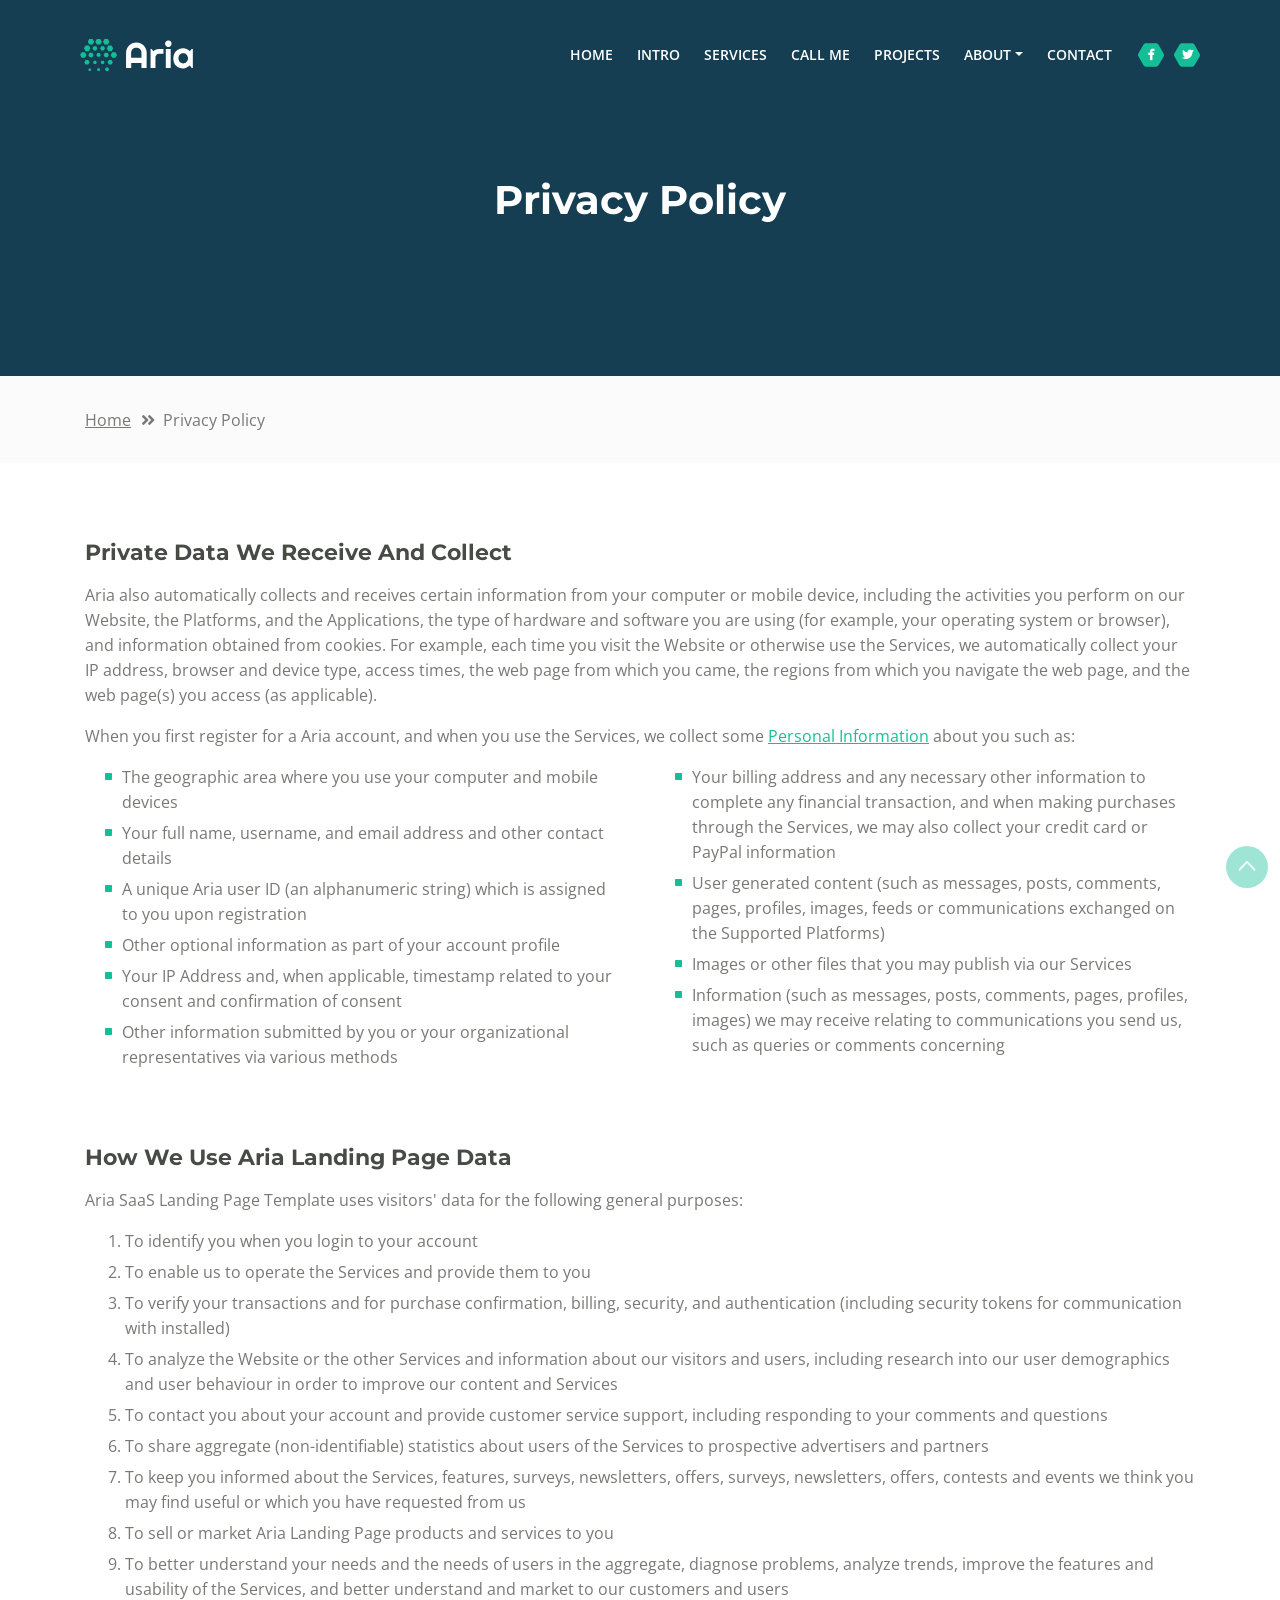
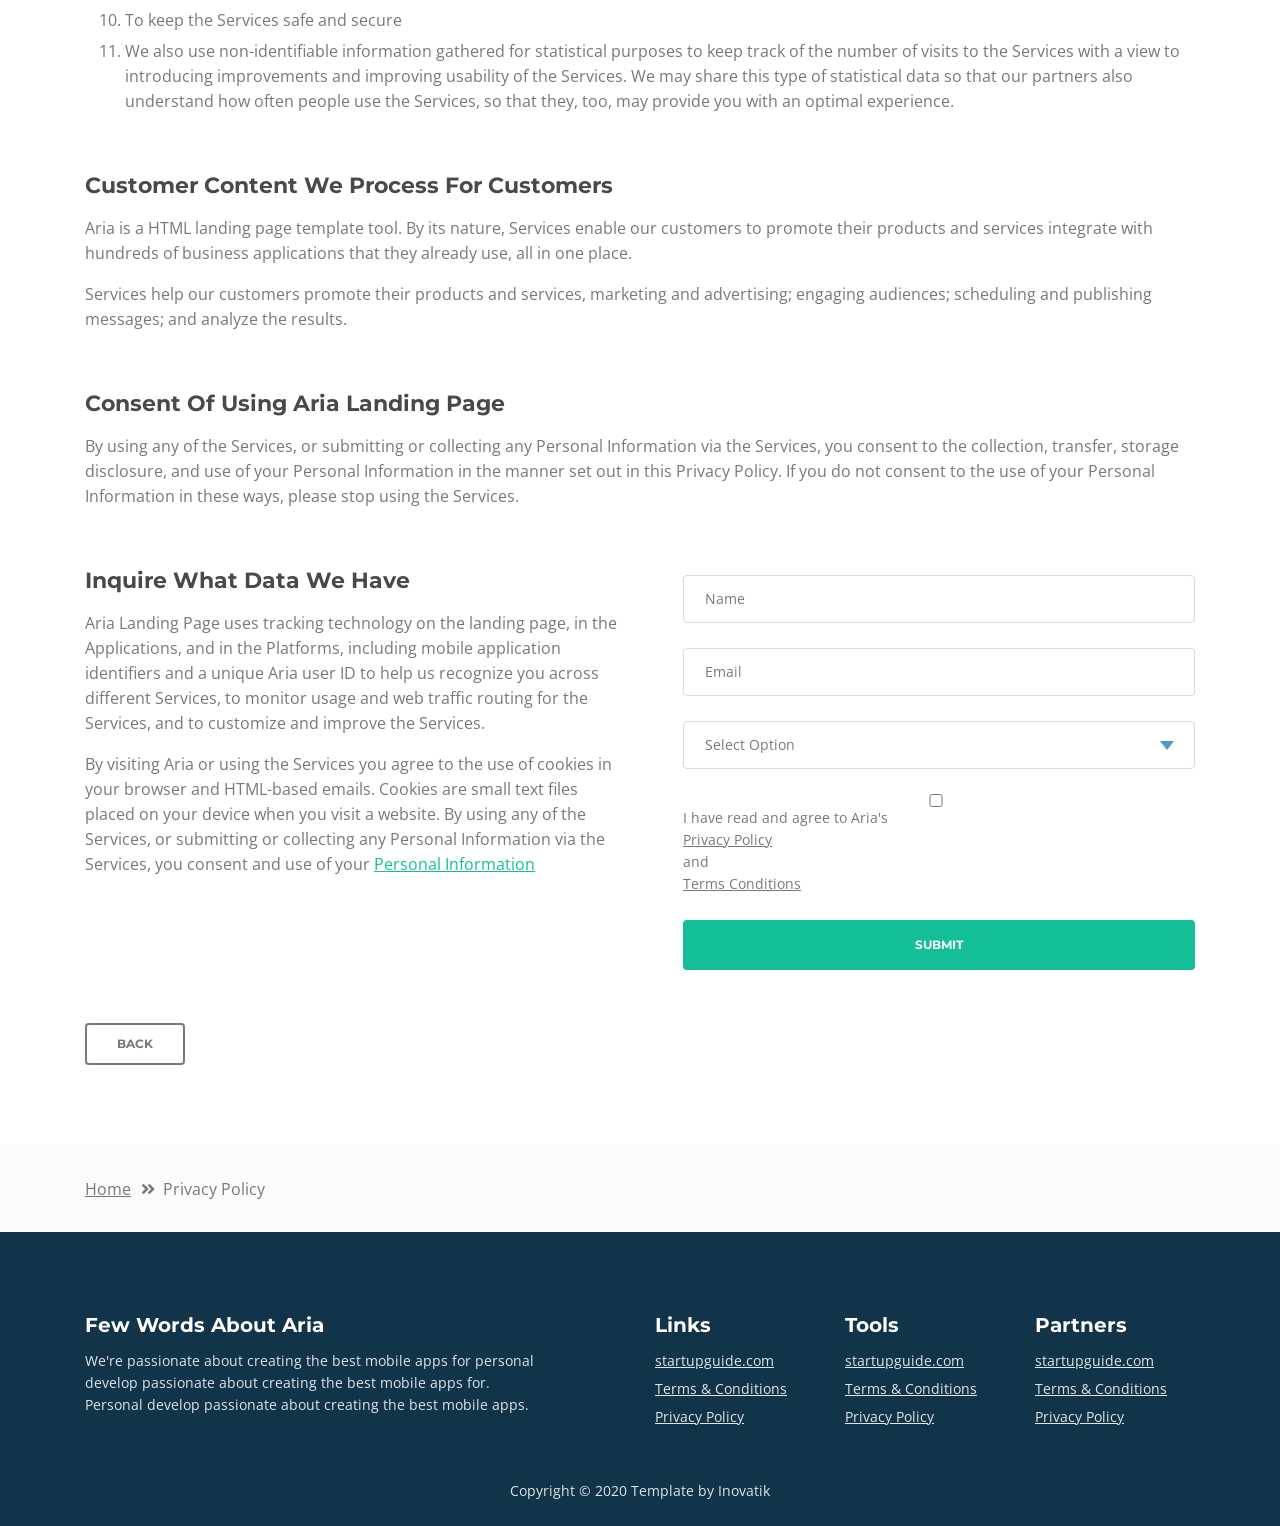
<file: static/privacy-policy.html>
<!DOCTYPE html>
<html lang="en">
<head>
    <meta charset="utf-8">
    <meta name="viewport" content="width=device-width, initial-scale=1, shrink-to-fit=no">
    
    <!-- SEO Meta Tags -->
    <meta name="description" content="Aria is a business focused HTML landing page template built with Bootstrap to help you create lead generation websites for companies and their services.">
    <meta name="author" content="Inovatik">

    <!-- OG Meta Tags to improve the way the post looks when you share the page on LinkedIn, Facebook, Google+ -->
	<meta property="og:site_name" content="" /> <!-- website name -->
	<meta property="og:site" content="" /> <!-- website link -->
	<meta property="og:title" content=""/> <!-- title shown in the actual shared post -->
	<meta property="og:description" content="" /> <!-- description shown in the actual shared post -->
	<meta property="og:image" content="" /> <!-- image link, make sure it's jpg -->
	<meta property="og:url" content="" /> <!-- where do you want your post to link to -->
	<meta property="og:type" content="article" />

    <!-- Website Title -->
    <title>Privacy Policy - Aria - Business HTML Landing Page Template</title>
    
    <!-- Styles -->
    <link href="https://fonts.googleapis.com/css?family=Montserrat:500,700&display=swap&subset=latin-ext" rel="stylesheet">
    <link href="https://fonts.googleapis.com/css?family=Open+Sans:400,400i,600&display=swap&subset=latin-ext" rel="stylesheet">
    <link href="css/bootstrap.css" rel="stylesheet">
    <link href="css/fontawesome-all.css" rel="stylesheet">
    <link href="css/swiper.css" rel="stylesheet">
	<link href="css/magnific-popup.css" rel="stylesheet">
    <link href="css/styles.css" rel="stylesheet">
	
	<!-- Favicon  -->
    <link rel="icon" href="images/favicon.png">
</head>
<body data-spy="scroll" data-target=".fixed-top">
    
    <!-- Preloader -->
	<div class="spinner-wrapper">
        <div class="spinner">
            <div class="bounce1"></div>
            <div class="bounce2"></div>
            <div class="bounce3"></div>
        </div>
    </div>
    <!-- end of preloader -->
    

    <!-- Navbar -->
    <nav class="navbar navbar-expand-md navbar-dark navbar-custom fixed-top">
        <!-- Text Logo - Use this if you don't have a graphic logo -->
        <!-- <a class="navbar-brand logo-text page-scroll" href="index.html">Aria</a> -->

        <!-- Image Logo -->
        <a class="navbar-brand logo-image" href="index.html"><img src="images/logo.svg" alt="alternative"></a>
        
        <!-- Mobile Menu Toggle Button -->
        <button class="navbar-toggler" type="button" data-toggle="collapse" data-target="#navbarsExampleDefault" aria-controls="navbarsExampleDefault" aria-expanded="false" aria-label="Toggle navigation">
            <span class="navbar-toggler-awesome fas fa-bars"></span>
            <span class="navbar-toggler-awesome fas fa-times"></span>
        </button>
        <!-- end of mobile menu toggle button -->

        <div class="collapse navbar-collapse" id="navbarsExampleDefault">
            <ul class="navbar-nav ml-auto">
                <li class="nav-item">
                    <a class="nav-link page-scroll" href="index.html#header">HOME <span class="sr-only">(current)</span></a>
                </li>
                <li class="nav-item">
                    <a class="nav-link page-scroll" href="index.html#intro">INTRO</a>
                </li>
                <li class="nav-item">
                    <a class="nav-link page-scroll" href="index.html#services">SERVICES</a>
                </li>
                <li class="nav-item">
                    <a class="nav-link page-scroll" href="index.html#callMe">CALL ME</a>
                </li>
                <li class="nav-item">
                    <a class="nav-link page-scroll" href="index.html#projects">PROJECTS</a>
                </li>

                <!-- Dropdown Menu -->          
                <li class="nav-item dropdown">
                    <a class="nav-link dropdown-toggle page-scroll" href="index.html#about" id="navbarDropdown" role="button" aria-haspopup="true" aria-expanded="false">ABOUT</a>
                    <div class="dropdown-menu" aria-labelledby="navbarDropdown">
                        <a class="dropdown-item" href="terms-conditions.html"><span class="item-text">TERMS CONDITIONS</span></a>
                        <div class="dropdown-items-divide-hr"></div>
                        <a class="dropdown-item" href="privacy-policy.html"><span class="item-text">PRIVACY POLICY</span></a>
                    </div>
                </li>
                <!-- end of dropdown menu -->

                <li class="nav-item">
                    <a class="nav-link page-scroll" href="index.html#contact">CONTACT</a>
                </li>
            </ul>
            <span class="nav-item social-icons">
                <span class="fa-stack">
                    <a href="#your-link">
                        <span class="hexagon"></span>
                        <i class="fab fa-facebook-f fa-stack-1x"></i>
                    </a>
                </span>
                <span class="fa-stack">
                    <a href="#your-link">
                        <span class="hexagon"></span>
                        <i class="fab fa-twitter fa-stack-1x"></i>
                    </a>
                </span>
            </span>
        </div>
    </nav> <!-- end of navbar -->
    <!-- end of navbar -->


    <!-- Header -->
    <header id="header" class="ex-header">
        <div class="container">
            <div class="row">
                <div class="col-md-12">
                    <h1>Privacy Policy</h1>
                </div> <!-- end of col -->
            </div> <!-- end of row -->
        </div> <!-- end of container -->
    </header> <!-- end of ex-header -->
    <!-- end of header -->


    <!-- Breadcrumbs -->
    <div class="ex-basic-1">
        <div class="container">
            <div class="row">
                <div class="col-lg-12">
                    <div class="breadcrumbs">
                        <a href="index.html">Home</a><i class="fa fa-angle-double-right"></i><span>Privacy Policy</span>
                    </div> <!-- end of breadcrumbs -->
                </div> <!-- end of col -->
            </div> <!-- end of row -->
        </div> <!-- end of container -->
    </div> <!-- end of ex-basic-1 -->
    <!-- end of breadcrumbs -->


    <!-- Privacy Content -->
    <div class="ex-basic-2">
        <div class="container">
            <div class="row">
                <div class="col-lg-12">
                    <div class="text-container">
                        <h3>Private Data We Receive And Collect</h3>
                        <p>Aria also automatically collects and receives certain information from your computer or mobile device, including the activities you perform on our Website, the Platforms, and the Applications, the type of hardware and software you are using (for example, your operating system or browser), and information obtained from cookies. For example, each time you visit the Website or otherwise use the Services, we automatically collect your IP address, browser and device type, access times, the web page from which you came, the regions from which you navigate the web page, and the web page(s) you access (as applicable).</p>
                        <p>When you first register for a Aria account, and when you use the Services, we collect some <a class="green" href="#your-link">Personal Information</a> about you such as:</p>
                        <div class="row">
                            <div class="col-md-6">
                                <ul class="list-unstyled li-space-lg indent">
                                    <li class="media">
                                        <i class="fas fa-square"></i>
                                        <div class="media-body">The geographic area where you use your computer and mobile devices</div>
                                    </li>
                                    <li class="media">
                                        <i class="fas fa-square"></i>
                                        <div class="media-body">Your full name, username, and email address and other contact details</div>
                                    </li>
                                    <li class="media">
                                        <i class="fas fa-square"></i>
                                        <div class="media-body">A unique Aria user ID (an alphanumeric string) which is assigned to you upon registration</div>
                                    </li>
                                    <li class="media">
                                        <i class="fas fa-square"></i>
                                        <div class="media-body">Other optional information as part of your account profile</div>
                                    </li>
                                    <li class="media">
                                        <i class="fas fa-square"></i>
                                        <div class="media-body">Your IP Address and, when applicable, timestamp related to your consent and confirmation of consent</div>
                                    </li>
                                    <li class="media">
                                        <i class="fas fa-square"></i>
                                        <div class="media-body">Other information submitted by you or your organizational representatives via various methods</div>
                                    </li>
                                </ul>
                            </div> <!-- end of col -->

                            <div class="col-md-6">
                                <ul class="list-unstyled li-space-lg indent">
                                    <li class="media">
                                        <i class="fas fa-square"></i>
                                        <div class="media-body">Your billing address and any necessary other information to complete any financial transaction, and when making purchases through the Services, we may also collect your credit card or PayPal information</div>
                                    </li>
                                    <li class="media">
                                        <i class="fas fa-square"></i>
                                        <div class="media-body">User generated content (such as messages, posts, comments, pages, profiles, images, feeds or communications exchanged on the Supported Platforms)</div>
                                    </li>
                                    <li class="media">
                                        <i class="fas fa-square"></i>
                                        <div class="media-body">Images or other files that you may publish via our Services</div>
                                    </li>
                                    <li class="media">
                                        <i class="fas fa-square"></i>
                                        <div class="media-body">Information (such as messages, posts, comments, pages, profiles, images) we may receive relating to communications you send us, such as queries or comments concerning</div>
                                    </li>
                                </ul>
                            </div> <!-- end of col -->
                        </div> <!-- end of row -->
                    </div> <!-- end of text-container-->
                    
                    <div class="text-container">
                        <h3>How We Use Aria Landing Page Data</h3>
                        <p>Aria SaaS Landing Page Template uses visitors' data for the following general purposes:</p>
                        <ol class="li-space-lg">
                            <li>To identify you when you login to your account</li>
                            <li>To enable us to operate the Services and provide them to you</li>
                            <li>To verify your transactions and for purchase confirmation, billing, security, and authentication (including security tokens for communication with installed)</li>
                            <li>To analyze the Website or the other Services and information about our visitors and users, including research into our user demographics and user behaviour in order to improve our content and Services</li>
                            <li>To contact you about your account and provide customer service support, including responding to your comments and questions</li>
                            <li>To share aggregate (non-identifiable) statistics about users of the Services to prospective advertisers and partners</li>
                            <li>To keep you informed about the Services, features, surveys, newsletters, offers, surveys, newsletters, offers, contests and events we think you may find useful or which you have requested from us</li>
                            <li>To sell or market Aria Landing Page products and services to you</li>
                            <li>To better understand your needs and the needs of users in the aggregate, diagnose problems, analyze trends, improve the features and usability of the Services, and better understand and market to our customers and users</li>
                            <li>To keep the Services safe and secure</li>
                            <li>We also use non-identifiable information gathered for statistical purposes to keep track of the number of visits to the Services with a view to introducing improvements and improving usability of the Services. We may share this type of statistical data so that our partners also understand how often people use the Services, so that they, too, may provide you with an optimal experience.</li>
                        </ol>
                    </div> <!-- end of text-container -->

                    <div class="text-container">
                        <h3>Customer Content We Process For Customers</h3>
                        <p>Aria is a HTML landing page template tool. By its nature, Services enable our customers to promote their products and services integrate with hundreds of business applications that they already use, all in one place.</p>
                        <p>Services help our customers promote their products and services, marketing and advertising; engaging audiences; scheduling and publishing messages; and analyze the results.</p>
                    </div> <!-- end of text container -->

                    <div class="text-container">
                        <h3>Consent Of Using Aria Landing Page</h3>
					    <p class="mb-5">By using any of the Services, or submitting or collecting any Personal Information via the Services, you consent to the collection, transfer, storage disclosure, and use of your Personal Information in the manner set out in this Privacy Policy. If you do not consent to the use of your Personal Information in these ways, please stop using the Services.</p>
                    </div> <!-- end of text-container -->
                                       
                    <div class="row">
                        <div class="col-md-6">
                            <div class="text-container last">
                                <h3>Inquire What Data We Have</h3>
                                <p>Aria Landing Page uses tracking technology on the landing page, in the Applications, and in the Platforms, including mobile application identifiers and a unique Aria user ID to help us recognize you across different Services, to monitor usage and web traffic routing for the Services, and to customize and improve the Services.</p>
                                <p> By visiting Aria or using the Services you agree to the use of cookies in your browser and HTML-based emails. Cookies are small text files placed on your device when you visit a website. By using any of the Services, or submitting or collecting any Personal Information via the Services, you consent and use of your <a class="green" href="#your-link">Personal Information</a></p>
                            </div> <!-- end of text container -->
                        </div> <!-- end of col-->
                        <div class="col-md-6">

                            <!-- Privacy Form -->
                            <div class="form-container">
                                <form id="privacyForm" data-toggle="validator" data-focus="false">
                                    <div class="form-group">
                                        <input type="text" class="form-control-input" id="pname" required>
                                        <label class="label-control" for="pname">Name</label>
                                        <div class="help-block with-errors"></div>
                                    </div>
                                    <div class="form-group">
                                        <input type="email" class="form-control-input" id="pemail" required>
                                        <label class="label-control" for="pemail">Email</label>
                                        <div class="help-block with-errors"></div>
                                    </div>
                                    <div class="form-group">
                                        <select class="form-control-select" id="pselect" required>
                                            <option class="select-option" value="" disabled selected>Select Option</option>
                                            <option class="select-option" value="Delete data">Delete my data</option>
                                            <option class="select-option" value="Show me data">Show me my data</option>
                                        </select>
                                        <div class="help-block with-errors"></div>
                                    </div>
                                    <div class="form-group checkbox">
                                        <input type="checkbox" id="pterms" value="Agreed-to-Terms" required>I have read and agree to Aria's <a href="privacy-policy.html">Privacy Policy</a> and <a href="terms-conditions.html">Terms Conditions</a>
                                        <div class="help-block with-errors"></div>
                                    </div>
                                    <div class="form-group">
                                        <button type="submit" class="form-control-submit-button">SUBMIT</button>
                                    </div>
                                    <div class="form-message">
                                        <div id="pmsgSubmit" class="h3 text-center hidden"></div>
                                    </div>
                                </form>
                            </div> <!-- end of form container -->
                            <!-- end of privacy form -->

                        </div> <!-- end of col--> 
                    </div> <!-- end of row -->
                    <a class="btn-outline-reg back" href="index.html">BACK</a>
                </div> <!-- end of col-->
            </div> <!-- end of row -->
        </div> <!-- end of container -->
    </div> <!-- end of ex-basic-2 -->
    <!-- end of privacy content -->


    <!-- Breadcrumbs -->
    <div class="ex-basic-1">
        <div class="container">
            <div class="row">
                <div class="col-lg-12">
                    <div class="breadcrumbs">
                        <a href="index.html">Home</a><i class="fa fa-angle-double-right"></i><span>Privacy Policy</span>
                    </div> <!-- end of breadcrumbs -->
                </div> <!-- end of col -->
            </div> <!-- end of row -->
        </div> <!-- end of container -->
    </div> <!-- end of ex-basic-1 -->
    <!-- end of breadcrumbs -->

    
    <!-- Footer -->
    <div class="footer">
        <div class="container">
            <div class="row">
                <div class="col-md-6">
                    <div class="text-container about">
                        <h4>Few Words About Aria</h4>
                        <p class="white">We're passionate about creating the best mobile apps for personal develop passionate about creating the best mobile apps for. Personal develop passionate about creating the best mobile apps.</p>
                    </div> <!-- end of text-container -->
                </div> <!-- end of col -->
                <div class="col-md-2">
                    <div class="text-container">
                        <h4>Links</h4>
                        <ul class="list-unstyled li-space-lg white">
                            <li>
                                <a class="white" href="#your-link">startupguide.com</a>
                            </li>
                            <li>
                                <a class="white" href="terms-conditions.html">Terms & Conditions</a>
                            </li>
                            <li>
                                <a class="white" href="privacy-policy.html">Privacy Policy</a>
                            </li>
                        </ul>
                    </div> <!-- end of text-container -->
                </div> <!-- end of col -->
                <div class="col-md-2">
                    <div class="text-container">
                        <h4>Tools</h4>
                        <ul class="list-unstyled li-space-lg">
                            <li>
                                <a class="white" href="#your-link">startupguide.com</a>
                            </li>
                            <li>
                                <a class="white" href="terms-conditions.html">Terms & Conditions</a>
                            </li>
                            <li class="media">
                                <a class="white" href="privacy-policy.html">Privacy Policy</a>
                            </li>
                        </ul>
                    </div> <!-- end of text-container -->
                </div> <!-- end of col -->
                <div class="col-md-2">
                    <div class="text-container">
                        <h4>Partners</h4>
                        <ul class="list-unstyled li-space-lg">
                            <li>
                                <a class="white" href="#your-link">startupguide.com</a>
                            </li>
                            <li>
                                <a class="white" href="terms-conditions.html">Terms & Conditions</a>
                            </li>
                            <li>
                                <a class="white" href="privacy-policy.html">Privacy Policy</a>
                            </li>
                        </ul>
                    </div> <!-- end of text-container -->
                </div> <!-- end of col -->
            </div> <!-- end of row -->
        </div> <!-- end of container -->
    </div> <!-- end of footer -->  
    <!-- end of footer -->


    <!-- Copyright -->
    <div class="copyright">
        <div class="container">
            <div class="row">
                <div class="col-lg-12">
                    <p class="p-small">Copyright © 2020 <a href="https://inovatik.com">Template by Inovatik</a></p>
                </div> <!-- end of col -->
            </div> <!-- enf of row -->
        </div> <!-- end of container -->
    </div> <!-- end of copyright --> 
    <!-- end of copyright -->

    
    <!-- Scripts -->
    <script src="js/jquery.min.js"></script> <!-- jQuery for Bootstrap's JavaScript plugins -->
    <script src="js/popper.min.js"></script> <!-- Popper tooltip library for Bootstrap -->
    <script src="js/bootstrap.min.js"></script> <!-- Bootstrap framework -->
    <script src="js/jquery.easing.min.js"></script> <!-- jQuery Easing for smooth scrolling between anchors -->
    <script src="js/swiper.min.js"></script> <!-- Swiper for image and text sliders -->
    <script src="js/jquery.magnific-popup.js"></script> <!-- Magnific Popup for lightboxes -->
    <script src="js/morphext.min.js"></script> <!-- Morphtext rotating text in the header -->
    <script src="js/isotope.pkgd.min.js"></script> <!-- Isotope for filter -->
    <script src="js/validator.min.js"></script> <!-- Validator.js - Bootstrap plugin that validates forms -->
    <script src="js/scripts.js"></script> <!-- Custom scripts -->
</body>
</html>
</file>
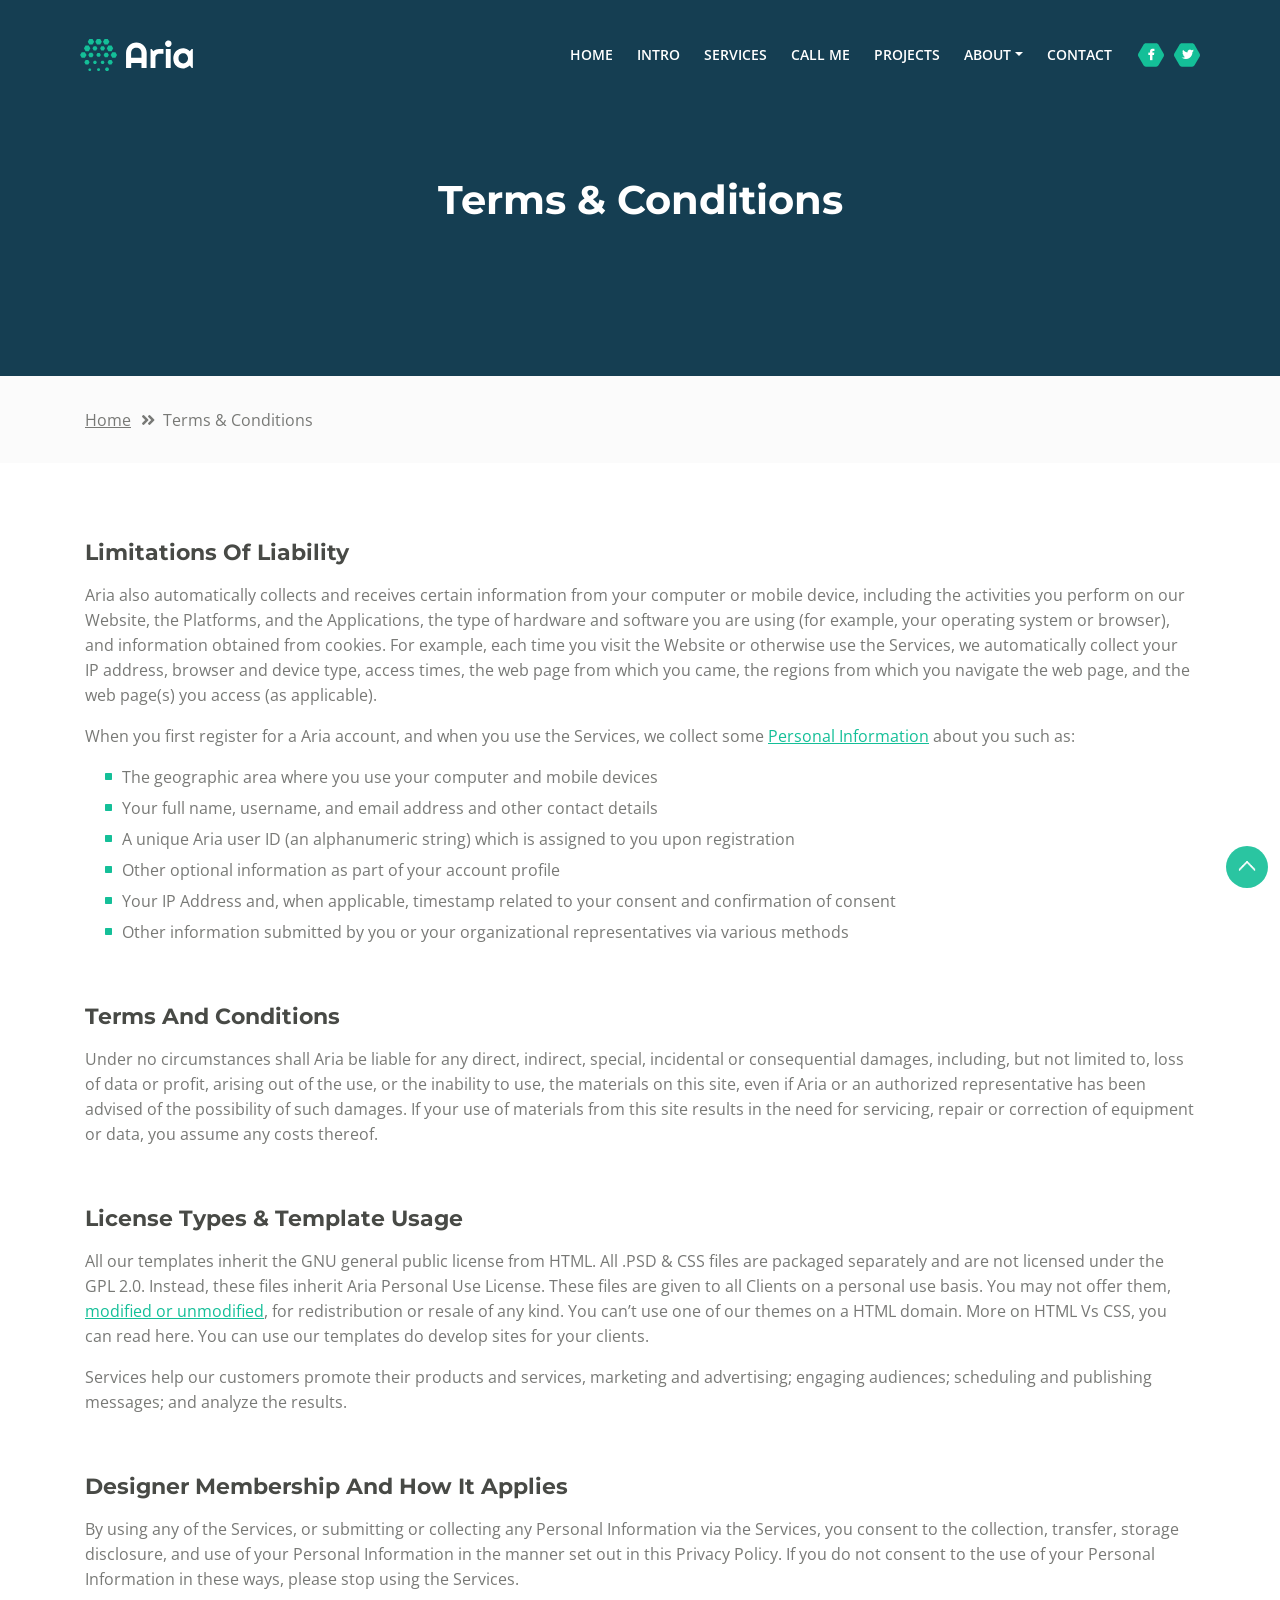
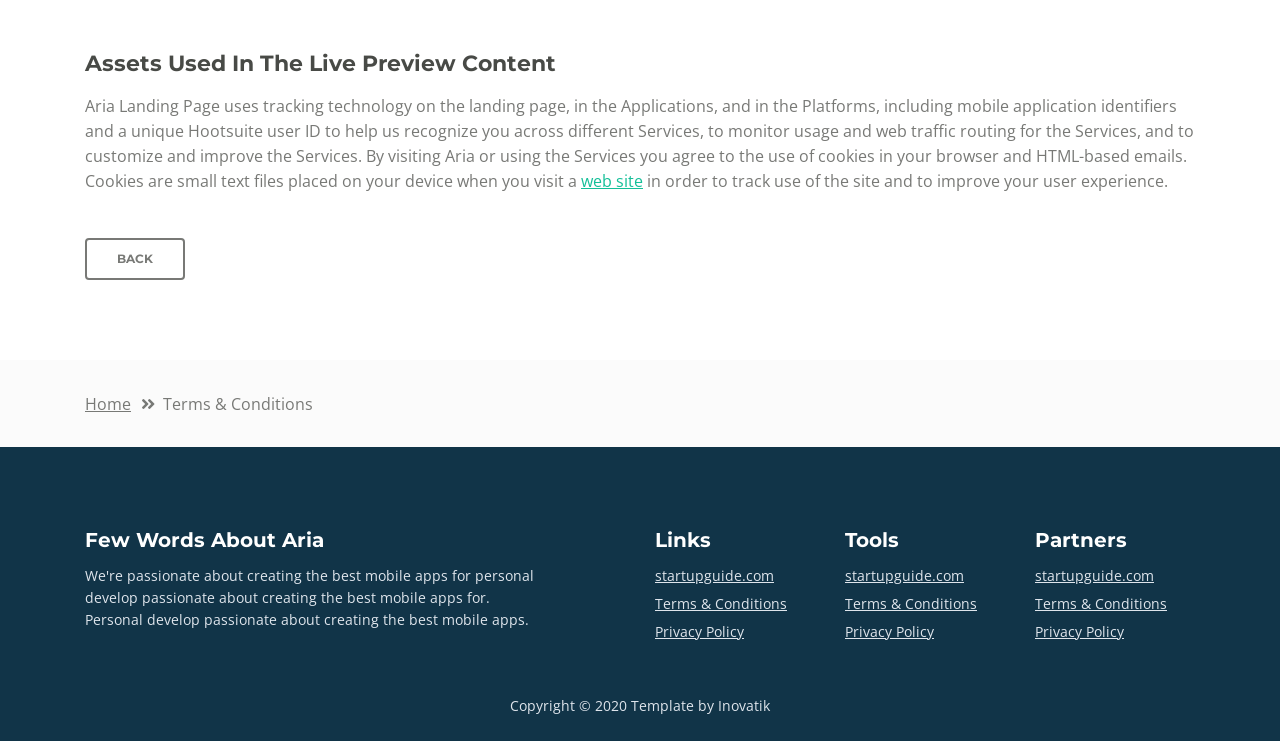
<file: static/terms-conditions.html>
<!DOCTYPE html>
<html lang="en">
<head>
    <meta charset="utf-8">
    <meta name="viewport" content="width=device-width, initial-scale=1, shrink-to-fit=no">
    
    <!-- SEO Meta Tags -->
    <meta name="description" content="Aria is a business focused HTML landing page template built with Bootstrap to help you create lead generation websites for companies and their services.">
    <meta name="author" content="Inovatik">

    <!-- OG Meta Tags to improve the way the post looks when you share the page on LinkedIn, Facebook, Google+ -->
	<meta property="og:site_name" content="" /> <!-- website name -->
	<meta property="og:site" content="" /> <!-- website link -->
	<meta property="og:title" content=""/> <!-- title shown in the actual shared post -->
	<meta property="og:description" content="" /> <!-- description shown in the actual shared post -->
	<meta property="og:image" content="" /> <!-- image link, make sure it's jpg -->
	<meta property="og:url" content="" /> <!-- where do you want your post to link to -->
	<meta property="og:type" content="article" />

    <!-- Website Title -->
    <title>Terms Conditions - Aria - Business HTML Landing Page Template</title>
    
    <!-- Styles -->
    <link href="https://fonts.googleapis.com/css?family=Montserrat:500,700&display=swap&subset=latin-ext" rel="stylesheet">
    <link href="https://fonts.googleapis.com/css?family=Open+Sans:400,400i,600&display=swap&subset=latin-ext" rel="stylesheet">
    <link href="css/bootstrap.css" rel="stylesheet">
    <link href="css/fontawesome-all.css" rel="stylesheet">
    <link href="css/swiper.css" rel="stylesheet">
	<link href="css/magnific-popup.css" rel="stylesheet">
    <link href="css/styles.css" rel="stylesheet">
	
	<!-- Favicon  -->
    <link rel="icon" href="images/favicon.png">
</head>
<body data-spy="scroll" data-target=".fixed-top">
    
    <!-- Preloader -->
	<div class="spinner-wrapper">
        <div class="spinner">
            <div class="bounce1"></div>
            <div class="bounce2"></div>
            <div class="bounce3"></div>
        </div>
    </div>
    <!-- end of preloader -->
    

    <!-- Navbar -->
    <nav class="navbar navbar-expand-md navbar-dark navbar-custom fixed-top">
        <!-- Text Logo - Use this if you don't have a graphic logo -->
        <!-- <a class="navbar-brand logo-text page-scroll" href="index.html">Aria</a> -->

        <!-- Image Logo -->
        <a class="navbar-brand logo-image" href="index.html"><img src="images/logo.svg" alt="alternative"></a>
        
        <!-- Mobile Menu Toggle Button -->
        <button class="navbar-toggler" type="button" data-toggle="collapse" data-target="#navbarsExampleDefault" aria-controls="navbarsExampleDefault" aria-expanded="false" aria-label="Toggle navigation">
            <span class="navbar-toggler-awesome fas fa-bars"></span>
            <span class="navbar-toggler-awesome fas fa-times"></span>
        </button>
        <!-- end of mobile menu toggle button -->

        <div class="collapse navbar-collapse" id="navbarsExampleDefault">
            <ul class="navbar-nav ml-auto">
                <li class="nav-item">
                    <a class="nav-link page-scroll" href="index.html#header">HOME <span class="sr-only">(current)</span></a>
                </li>
                <li class="nav-item">
                    <a class="nav-link page-scroll" href="index.html#intro">INTRO</a>
                </li>
                <li class="nav-item">
                    <a class="nav-link page-scroll" href="index.html#services">SERVICES</a>
                </li>
                <li class="nav-item">
                    <a class="nav-link page-scroll" href="index.html#callMe">CALL ME</a>
                </li>
                <li class="nav-item">
                    <a class="nav-link page-scroll" href="index.html#projects">PROJECTS</a>
                </li>

                <!-- Dropdown Menu -->          
                <li class="nav-item dropdown">
                    <a class="nav-link dropdown-toggle page-scroll" href="index.html#about" id="navbarDropdown" role="button" aria-haspopup="true" aria-expanded="false">ABOUT</a>
                    <div class="dropdown-menu" aria-labelledby="navbarDropdown">
                        <a class="dropdown-item" href="terms-conditions.html"><span class="item-text">TERMS CONDITIONS</span></a>
                        <div class="dropdown-items-divide-hr"></div>
                        <a class="dropdown-item" href="privacy-policy.html"><span class="item-text">PRIVACY POLICY</span></a>
                    </div>
                </li>
                <!-- end of dropdown menu -->

                <li class="nav-item">
                    <a class="nav-link page-scroll" href="index.html#contact">CONTACT</a>
                </li>
            </ul>
            <span class="nav-item social-icons">
                <span class="fa-stack">
                    <a href="#your-link">
                        <span class="hexagon"></span>
                        <i class="fab fa-facebook-f fa-stack-1x"></i>
                    </a>
                </span>
                <span class="fa-stack">
                    <a href="#your-link">
                        <span class="hexagon"></span>
                        <i class="fab fa-twitter fa-stack-1x"></i>
                    </a>
                </span>
            </span>
        </div>
    </nav> <!-- end of navbar -->
    <!-- end of navbar -->


    <!-- Header -->
    <header id="header" class="ex-header">
        <div class="container">
            <div class="row">
                <div class="col-lg-12">
                    <h1>Terms & Conditions</h1>
                </div> <!-- end of col -->
            </div> <!-- end of row -->
        </div> <!-- end of container -->
    </header> <!-- end of ex-header -->
    <!-- end of header -->


    <!-- Breadcrumbs -->
    <div class="ex-basic-1">
        <div class="container">
            <div class="row">
                <div class="col-lg-12">
                    <div class="breadcrumbs">
                        <a href="index.html">Home</a><i class="fa fa-angle-double-right"></i><span>Terms & Conditions</span>
                    </div> <!-- end of breadcrumbs -->
                </div> <!-- end of col -->
            </div> <!-- end of row -->
        </div> <!-- end of container -->
    </div> <!-- end of ex-basic-1 -->
    <!-- end of breadcrumbs -->


    <!-- Terms Content -->
    <div class="ex-basic-2">
        <div class="container">
            <div class="row">
                <div class="col-lg-12">
                    <div class="text-container">
                        <h3>Limitations Of Liability</h3>
                        <p>Aria also automatically collects and receives certain information from your computer or mobile device, including the activities you perform on our Website, the Platforms, and the Applications, the type of hardware and software you are using (for example, your operating system or browser), and information obtained from cookies. For example, each time you visit the Website or otherwise use the Services, we automatically collect your IP address, browser and device type, access times, the web page from which you came, the regions from which you navigate the web page, and the web page(s) you access (as applicable).</p>
                        <p>When you first register for a Aria account, and when you use the Services, we collect some <a class="green" href="#your-link">Personal Information</a> about you such as:</p>
                        <ul class="list-unstyled li-space-lg indent">
                            <li class="media">
                                <i class="fas fa-square"></i>
                                <div class="media-body">The geographic area where you use your computer and mobile devices</div>
                            </li>
                            <li class="media">
                                <i class="fas fa-square"></i>
                                <div class="media-body">Your full name, username, and email address and other contact details</div>
                            </li>
                            <li class="media">
                                <i class="fas fa-square"></i>
                                <div class="media-body">A unique Aria user ID (an alphanumeric string) which is assigned to you upon registration</div>
                            </li>
                            <li class="media">
                                <i class="fas fa-square"></i>
                                <div class="media-body">Other optional information as part of your account profile</div>
                            </li>
                            <li class="media">
                                <i class="fas fa-square"></i>
                                <div class="media-body">Your IP Address and, when applicable, timestamp related to your consent and confirmation of consent</div>
                            </li>
                            <li class="media">
                                <i class="fas fa-square"></i>
                                <div class="media-body">Other information submitted by you or your organizational representatives via various methods</div>
                            </li>
                        </ul>
                    </div> <!-- end of text-container -->
                    
                    <div class="text-container">
                        <h3>Terms And Conditions</h3>
                        <p>Under no circumstances shall Aria be liable for any direct, indirect, special, incidental or consequential damages, including, but not limited to, loss of data or profit, arising out of the use, or the inability to use, the materials on this site, even if Aria or an authorized representative has been advised of the possibility of such damages. If your use of materials from this site results in the need for servicing, repair or correction of equipment or data, you assume any costs thereof.</p>
                    </div> <!-- end of text-container -->

                    <div class="text-container">
                        <h3>License Types & Template Usage</h3>
                        <p>All our templates inherit the GNU general public license from HTML. All .PSD & CSS files are packaged separately and are not licensed under the GPL 2.0. Instead, these files inherit Aria Personal Use License. These files are given to all Clients on a personal use basis. You may not offer them, <a class="green" href="#your-link">modified or unmodified</a>, for redistribution or resale of any kind. You can’t use one of our themes on a HTML domain. More on HTML Vs CSS, you can read here. You can use our templates do develop sites for your clients.</p>
                        <p>Services help our customers promote their products and services, marketing and advertising; engaging audiences; scheduling and publishing messages; and analyze the results.</p>
                    </div> <!-- end of text-container -->

                    <div class="text-container">
                        <h3>Designer Membership And How It Applies</h3>
                        <p>By using any of the Services, or submitting or collecting any Personal Information via the Services, you consent to the collection, transfer, storage disclosure, and use of your Personal Information in the manner set out in this Privacy Policy. If you do not consent to the use of your Personal Information in these ways, please stop using the Services.</p>
                    </div> <!-- end of text-container -->
                    
                    <div class="text-container last">
                        <h3>Assets Used In The Live Preview Content</h3>
                        <p>Aria Landing Page uses tracking technology on the landing page, in the Applications, and in the Platforms, including mobile application identifiers and a unique Hootsuite user ID to help us recognize you across different Services, to monitor usage and web traffic routing for the Services, and to customize and improve the Services. By visiting Aria or using the Services you agree to the use of cookies in your browser and HTML-based emails. Cookies are small text files placed on your device when you visit a <a class="green" href="#your-link">web site</a> in order to track use of the site and to improve your user experience.</p>
                        <a class="btn-outline-reg" href="index.html">BACK</a>
                    </div> <!-- end of text-container -->
                </div>
            </div> <!-- end of row -->
        </div> <!-- end of container -->
    </div> <!-- end of ex-basic -->
    <!-- end of terms content -->

    
    <!-- Breadcrumbs -->
    <div class="ex-basic-1">
        <div class="container">
            <div class="row">
                <div class="col-lg-12">
                    <div class="breadcrumbs">
                        <a href="index.html">Home</a><i class="fa fa-angle-double-right"></i><span>Terms & Conditions</span>
                    </div> <!-- end of breadcrumbs -->
                </div> <!-- end of col -->
            </div> <!-- end of row -->
        </div> <!-- end of container -->
    </div> <!-- end of ex-basic-1 -->
    <!-- end of breadcrumbs -->


    <!-- Footer -->
    <div class="footer">
        <div class="container">
            <div class="row">
                <div class="col-md-6">
                    <div class="text-container about">
                        <h4>Few Words About Aria</h4>
                        <p class="white">We're passionate about creating the best mobile apps for personal develop passionate about creating the best mobile apps for. Personal develop passionate about creating the best mobile apps.</p>
                    </div> <!-- end of text-container -->
                </div> <!-- end of col -->
                <div class="col-md-2">
                    <div class="text-container">
                        <h4>Links</h4>
                        <ul class="list-unstyled li-space-lg white">
                            <li>
                                <a class="white" href="#your-link">startupguide.com</a>
                            </li>
                            <li>
                                <a class="white" href="terms-conditions.html">Terms & Conditions</a>
                            </li>
                            <li>
                                <a class="white" href="privacy-policy.html">Privacy Policy</a>
                            </li>
                        </ul>
                    </div> <!-- end of text-container -->
                </div> <!-- end of col -->
                <div class="col-md-2">
                    <div class="text-container">
                        <h4>Tools</h4>
                        <ul class="list-unstyled li-space-lg">
                            <li>
                                <a class="white" href="#your-link">startupguide.com</a>
                            </li>
                            <li>
                                <a class="white" href="terms-conditions.html">Terms & Conditions</a>
                            </li>
                            <li class="media">
                                <a class="white" href="privacy-policy.html">Privacy Policy</a>
                            </li>
                        </ul>
                    </div> <!-- end of text-container -->
                </div> <!-- end of col -->
                <div class="col-md-2">
                    <div class="text-container">
                        <h4>Partners</h4>
                        <ul class="list-unstyled li-space-lg">
                            <li>
                                <a class="white" href="#your-link">startupguide.com</a>
                            </li>
                            <li>
                                <a class="white" href="terms-conditions.html">Terms & Conditions</a>
                            </li>
                            <li>
                                <a class="white" href="privacy-policy.html">Privacy Policy</a>
                            </li>
                        </ul>
                    </div> <!-- end of text-container -->
                </div> <!-- end of col -->
            </div> <!-- end of row -->
        </div> <!-- end of container -->
    </div> <!-- end of footer -->  
    <!-- end of footer -->


    <!-- Copyright -->
    <div class="copyright">
        <div class="container">
            <div class="row">
                <div class="col-lg-12">
                    <p class="p-small">Copyright © 2020 <a href="https://inovatik.com">Template by Inovatik</a></p>
                </div> <!-- end of col -->
            </div> <!-- enf of row -->
        </div> <!-- end of container -->
    </div> <!-- end of copyright --> 
    <!-- end of copyright -->

	
    <!-- Scripts -->
    <script src="js/jquery.min.js"></script> <!-- jQuery for Bootstrap's JavaScript plugins -->
    <script src="js/popper.min.js"></script> <!-- Popper tooltip library for Bootstrap -->
    <script src="js/bootstrap.min.js"></script> <!-- Bootstrap framework -->
    <script src="js/jquery.easing.min.js"></script> <!-- jQuery Easing for smooth scrolling between anchors -->
    <script src="js/swiper.min.js"></script> <!-- Swiper for image and text sliders -->
    <script src="js/jquery.magnific-popup.js"></script> <!-- Magnific Popup for lightboxes -->
    <script src="js/morphext.min.js"></script> <!-- Morphtext rotating text in the header -->
    <script src="js/isotope.pkgd.min.js"></script> <!-- Isotope for filter -->
    <script src="js/validator.min.js"></script> <!-- Validator.js - Bootstrap plugin that validates forms -->
    <script src="js/scripts.js"></script> <!-- Custom scripts -->
</body>
</html>
</file>
<file: static/css/styles.css>
/* Template: Aria - Business HTML Landing Page Template
   Author: Inovatik
   Created: Jul 2019
   Description: Master CSS file
*/

/*****************************************
Table Of Contents:

01. General Styles
02. Preloader
03. Navigation
04. Header
05. Intro
06. Description
07. Services
08. Details 1
09. Details 2
10. Testimonials
11. Call Me
12. Projects
13. Project Lightboxes
14. Team
15. About
16. Contact
17. Footer
18. Copyright
19. Back To Top Button
20. Extra Pages
21. Media Queries
******************************************/

/*****************************************
Colors:

- Backgrounds - light gray #fbfbfb
- Background - dark blue #153e52
- Backgrounds navbar, footer - dark gray #113448
- Buttons, bullets, icons - green #14bf98
- Headings text - black #484a46
- Body text - gray #787976
- Body text - light gray #dfe5ec
******************************************/


/******************************/
/*     01. General Styles     */
/******************************/
body,
html {
    width: 100%;
	height: 100%;
}

body, p {
	color: #787976; 
	font: 400 1rem/1.5625rem "Open Sans", sans-serif;
}

.p-large {
	font: 400 1.125rem/1.625rem "Open Sans", sans-serif;
}

.p-small {
	font: 400 0.875rem/1.375rem "Open Sans", sans-serif;
}

.p-heading {
	margin-bottom: 3.5rem;
	text-align: center;
}

.li-space-lg li {
	margin-bottom: 0.375rem;
}

.indent {
	padding-left: 1.25rem;
}

h1 {
	color: #484a46;
	font: 700 2.5rem/3rem "Montserrat", sans-serif;
}

h2 {
	color: #484a46;
	font: 700 1.75rem/2.125rem "Montserrat", sans-serif;
}

h3 {
	color: #484a46;
	font: 700 1.375rem/1.75rem "Montserrat", sans-serif;
}

h4 {
	color: #484a46;
	font: 700 1.25rem/1.625rem "Montserrat", sans-serif;
}

h5 {
	color: #484a46;
	font: 700 1.125rem/1.5rem "Montserrat", sans-serif;
}

h6 {
	color: #484a46;
	font: 700 1rem/1.375rem "Montserrat", sans-serif;
}

a {
	color: #787976;
	text-decoration: underline;
}

a:hover {
	color: #787976;
	text-decoration: underline;
}

a.green {
	color: #14bf98;
}

a.white,
.white {
	color: #dfe5ec;
}

.testimonial-text {
	font-style: italic;
}

.testimonial-author {
	font: 700 1rem/1.375rem "Montserrat", sans-serif;
}

strong {
	color: #484a46;
}

.section-title {
	color: #14bf98;
	font: 500 0.8125rem/1.125rem "Montserrat", sans-serif;
}



/* Select maydonini to'g'rilash */
select.form-control {
    background: rgba(255, 255, 255, 0.1) !important;
    color: white !important;
    border: 1px solid rgba(255, 255, 255, 0.3) !important;
    padding: 12px !important;
    height: auto !important;
    -webkit-appearance: none; /* Safari va Chrome uchun standart ko'rinishni o'chirish */
    -moz-appearance: none;    /* Firefox uchun */
    appearance: none;         /* Standart ko'rinishni o'chirish */
    background-image: url("data:image/svg+xml;charset=UTF-8,%3Csvg xmlns='http://www.w3.org/2000/svg' width='12' height='12' viewBox='0 0 24 24' fill='none' stroke='white' stroke-width='3' stroke-linecap='round' stroke-linejoin='round'%3E%3Cpolyline points='6 9 12 15 18 9'%3E%3C/polyline%3E%3C/svg%3E") !important;
    background-repeat: no-repeat !important;
    background-position: right 15px center !important;
    cursor: pointer;
}

/* Ro'yxat ochilgandagi variantlar (Options) */
select.form-control option {
    background-color: #1a2a6c !important; /* Fonni to'q ko'k (gradientingga mos) qilish */
    color: white !important;
    padding: 15px !important;
}

/* Fokus bo'lganda (bosilganda) */
select.form-control:focus {
    outline: none !important;
    border-color: #fdbb2d !important;
    box-shadow: 0 0 10px rgba(253, 187, 45, 0.4) !important;
}

/* Form-group ichidagi elementlar bir-biriga minmasligi uchun */
.form-group {
    display: flex;
    flex-direction: column;
    margin-bottom: 25px !important;
}

/* Tugmani majburan pastga surish */
.btn-save {
    margin-top: 40px !important;
    clear: both;
}



.info-icon {
	width: 52px;
	height: 52px;
	background: #e0f4ee;
	border-radius: 16px;
	display: flex;
	align-items: center;
	justify-content: center;
	font-size: 1.65rem;
	color: #0f9b7e;           /* Quyuroq va aniqroq rang */
	flex-shrink: 0;
	box-shadow: 0 4px 10px rgba(15, 155, 126, 0.15);
}

/* Telefon icon */
.info-row:nth-child(2) .info-icon {
    background: #e6f6f0;
    color: #14bf98;
}



.btn-solid-reg {
	display: inline-block;
	padding: 1.1875rem 1.875rem 1.1875rem 1.875rem;
	border: 0.125rem solid #14bf98;
	border-radius: 0.25rem;
	background-color: #14bf98;
	color: #fff;
	font: 700 0.75rem/0 "Montserrat", sans-serif;
	text-decoration: none;
	transition: all 0.2s;
}

.btn-solid-reg:hover {
	background-color: transparent;
	color: #14bf98;
	text-decoration: none;
}

.btn-solid-lg {
	display: inline-block;
	padding: 1.375rem 2.125rem 1.375rem 2.125rem;
	border: 0.125rem solid #14bf98;
	border-radius: 0.25rem;
	background-color: #14bf98;
	color: #fff;
	font: 700 0.75rem/0 "Montserrat", sans-serif;
	text-decoration: none;
	transition: all 0.2s;
}

.btn-solid-lg:hover {
	background-color: transparent;
	color: #14bf98;
	text-decoration: none;
}

.btn-outline-reg {
	display: inline-block;
	padding: 1.1875rem 1.875rem 1.1875rem 1.875rem;
	border: 0.125rem solid #787976;
	border-radius: 0.25rem;
	background-color: transparent;
	color: #787976;
	font: 700 0.75rem/0 "Montserrat", sans-serif;
	text-decoration: none;
	transition: all 0.2s;
}

.btn-outline-reg:hover {
	background-color: #787976;
	color: #fff;
	text-decoration: none;
}

.btn-outline-lg {
	display: inline-block;
	padding: 1.375rem 2.125rem 1.375rem 2.125rem;
	border: 0.125rem solid #787976;
	border-radius: 0.25rem;
	background-color: transparent;
	color: #787976;
	font: 700 0.75rem/0 "Montserrat", sans-serif;
	text-decoration: none;
	transition: all 0.2s;
}

.btn-outline-lg:hover {
	background-color: #787976;
	color: #fff;
	text-decoration: none;
}

.btn-outline-sm {
	display: inline-block;
	padding: 1rem 1.625rem 0.9375rem 1.625rem;
	border: 0.125rem solid #787976;
	border-radius: 0.25rem;
	background-color: transparent;
	color: #787976;
	font: 700 0.75rem/0 "Montserrat", sans-serif;
	text-decoration: none;
	transition: all 0.2s;
}

.btn-outline-sm:hover {
	background-color: #787976;
	color: #fff;
	text-decoration: none;
}

.form-group {
	position: relative;
	margin-bottom: 1.25rem;
}

.form-group.has-error.has-danger {
	margin-bottom: 0.625rem;
}

.form-group.has-error.has-danger .help-block.with-errors ul {
	margin-top: 0.375rem;
}

.label-control {
	position: absolute;
	top: 0.8125rem;
	left: 1.375rem;
	color: #787976;
	opacity: 1;
	font: 400 0.875rem/1.375rem "Open Sans", sans-serif;
	cursor: text;
	transition: all 0.2s ease;
}

/* IE10+ hack to solve lower label text position compared to the rest of the browsers */
@media screen and (-ms-high-contrast: active), screen and (-ms-high-contrast: none) {  
	.label-control {
		top: 0.9375rem;
	}
}

.form-control-input:focus + .label-control,
.form-control-input.notEmpty + .label-control,
.form-control-textarea:focus + .label-control,
.form-control-textarea.notEmpty + .label-control {
	top: 0.125rem;
	opacity: 1;
	font-size: 0.75rem;
	font-weight: 500;
}

.form-control-input,
.form-control-select {
	display: block; /* needed for proper display of the label in Firefox, IE, Edge */
	width: 100%;
	padding-top: 1.25rem;
	padding-bottom: 0.25rem;
	padding-left: 1.3125rem;
	border: 1px solid #dadada;
	border-radius: 0.25rem;
	background-color: #fff;
	color: #787976;
	font: 400 0.875rem/1.375rem "Open Sans", sans-serif;
	transition: all 0.2s;
	-webkit-appearance: none; /* removes inner shadow on form inputs on ios safari */
}

.form-control-select {
	padding-top: 0.5rem;
	padding-bottom: 0.5rem;
	height: 3rem;
}

/* IE10+ hack to solve lower label text position compared to the rest of the browsers */
@media screen and (-ms-high-contrast: active), screen and (-ms-high-contrast: none) {  
	.form-control-input {
		padding-top: 1.25rem;
		padding-bottom: 0.75rem;
		line-height: 1.75rem;
	}

	.form-control-select {
		padding-top: 0.875rem;
		padding-bottom: 0.75rem;
		height: 3.125rem;
		line-height: 2.125rem;
	}
}

select {
    /* you should keep these first rules in place to maintain cross-browser behavior */
    -webkit-appearance: none;
	-moz-appearance: none;
	-ms-appearance: none;
    -o-appearance: none;
    appearance: none;
    background-image: url('../images/down-arrow.png');
    background-position: 96% 50%;
    background-repeat: no-repeat;
    outline: none;
}

select::-ms-expand {
    display: none; /* removes the ugly default down arrow on select form field in IE11 */
}

.form-control-textarea {
	display: block; /* used to eliminate a bottom gap difference between Chrome and IE/FF */
	width: 100%;
	height: 8rem; /* used instead of html rows to normalize height between Chrome and IE/FF */
	padding-top: 1.25rem;
	padding-left: 1.3125rem;
	border: 1px solid #dadada;
	border-radius: 0.25rem;
	background-color: #fff;
	color: #787976;
	font: 400 1rem/1.5625rem "Open Sans", sans-serif;
	transition: all 0.2s;
}

.form-control-input:focus,
.form-control-select:focus,
.form-control-textarea:focus {
	border: 1px solid #a1a1a1;
	outline: none; /* Removes blue border on focus */
}

.form-control-input:hover,
.form-control-select:hover,
.form-control-textarea:hover {
	border: 1px solid #a1a1a1;
}

.checkbox {
	font: 400 0.875rem/1.375rem "Open Sans", sans-serif;
}

input[type='checkbox'] {
	vertical-align: -15%;
	margin-right: 0.375rem;
}

/* IE10+ hack to raise checkbox field position compared to the rest of the browsers */
@media screen and (-ms-high-contrast: active), screen and (-ms-high-contrast: none) {  
	input[type='checkbox'] {
		vertical-align: -9%;
	}
}

.form-control-submit-button {
	display: inline-block;
	width: 100%;
	height: 3.125rem;
	border: 0.125rem solid #14bf98;
	border-radius: 0.25rem;
	background-color: #14bf98;
	color: #fff;
	font: 700 0.75rem/1.75rem "Montserrat", sans-serif;
	cursor: pointer;
	transition: all 0.2s;
}

.form-control-submit-button:hover {
	background-color: transparent;
	color: #14bf98;
}

/* Form Success And Error Message Formatting */
#lmsgSubmit.h3.text-center.tada.animated,
#cmsgSubmit.h3.text-center.tada.animated,
#pmsgSubmit.h3.text-center.tada.animated,
#lmsgSubmit.h3.text-center,
#cmsgSubmit.h3.text-center,
#pmsgSubmit.h3.text-center {
	display: block;
	margin-bottom: 0;
	color: #b93636;
	font: 400 1.125rem/1rem "Open Sans", sans-serif;
}

.help-block.with-errors .list-unstyled {
	color: #787976;
	font-size: 0.75rem;
	line-height: 1.125rem;
	text-align: left;
}

.help-block.with-errors ul {
	margin-bottom: 0;
}
/* end of form success and error message formatting */

/* Form Success And Error Message Animation - Animate.css */
@-webkit-keyframes tada {
	from {
		-webkit-transform: scale3d(1, 1, 1);
		-ms-transform: scale3d(1, 1, 1);
		transform: scale3d(1, 1, 1);
	}
	10%, 20% {
		-webkit-transform: scale3d(.9, .9, .9) rotate3d(0, 0, 1, -3deg);
		-ms-transform: scale3d(.9, .9, .9) rotate3d(0, 0, 1, -3deg);
		transform: scale3d(.9, .9, .9) rotate3d(0, 0, 1, -3deg);
	}
	30%, 50%, 70%, 90% {
		-webkit-transform: scale3d(1.1, 1.1, 1.1) rotate3d(0, 0, 1, 3deg);
		-ms-transform: scale3d(1.1, 1.1, 1.1) rotate3d(0, 0, 1, 3deg);
		transform: scale3d(1.1, 1.1, 1.1) rotate3d(0, 0, 1, 3deg);
	}
	40%, 60%, 80% {
		-webkit-transform: scale3d(1.1, 1.1, 1.1) rotate3d(0, 0, 1, -3deg);
		-ms-transform: scale3d(1.1, 1.1, 1.1) rotate3d(0, 0, 1, -3deg);
		transform: scale3d(1.1, 1.1, 1.1) rotate3d(0, 0, 1, -3deg);
	}
	to {
		-webkit-transform: scale3d(1, 1, 1);
		-ms-transform: scale3d(1, 1, 1);
		transform: scale3d(1, 1, 1);
	}
}

@keyframes tada {
	from {
		-webkit-transform: scale3d(1, 1, 1);
		-ms-transform: scale3d(1, 1, 1);
		transform: scale3d(1, 1, 1);
	}
	10%, 20% {
		-webkit-transform: scale3d(.9, .9, .9) rotate3d(0, 0, 1, -3deg);
		-ms-transform: scale3d(.9, .9, .9) rotate3d(0, 0, 1, -3deg);
		transform: scale3d(.9, .9, .9) rotate3d(0, 0, 1, -3deg);
	}
	30%, 50%, 70%, 90% {
		-webkit-transform: scale3d(1.1, 1.1, 1.1) rotate3d(0, 0, 1, 3deg);
		-ms-transform: scale3d(1.1, 1.1, 1.1) rotate3d(0, 0, 1, 3deg);
		transform: scale3d(1.1, 1.1, 1.1) rotate3d(0, 0, 1, 3deg);
	}
	40%, 60%, 80% {
		-webkit-transform: scale3d(1.1, 1.1, 1.1) rotate3d(0, 0, 1, -3deg);
		-ms-transform: scale3d(1.1, 1.1, 1.1) rotate3d(0, 0, 1, -3deg);
		transform: scale3d(1.1, 1.1, 1.1) rotate3d(0, 0, 1, -3deg);
	}
	to {
		-webkit-transform: scale3d(1, 1, 1);
		-ms-transform: scale3d(1, 1, 1);
		transform: scale3d(1, 1, 1);
	}
}

.tada {
	-webkit-animation-name: tada;
	animation-name: tada;
}

.animated {
	-webkit-animation-duration: 1s;
	animation-duration: 1s;
	-webkit-animation-fill-mode: both;
	animation-fill-mode: both;
}
/* end of form success and error message animation - Animate.css */

/* Fade-move Animation For Lightbox - Magnific Popup */
/* at start */
.my-mfp-slide-bottom .zoom-anim-dialog {
	opacity: 0;
	transition: all 0.2s ease-out;
	-webkit-transform: translateY(-1.25rem) perspective(37.5rem) rotateX(10deg);
	-ms-transform: translateY(-1.25rem) perspective(37.5rem) rotateX(10deg);
	transform: translateY(-1.25rem) perspective(37.5rem) rotateX(10deg);
}

/* animate in */
.my-mfp-slide-bottom.mfp-ready .zoom-anim-dialog {
	opacity: 1;
	-webkit-transform: translateY(0) perspective(37.5rem) rotateX(0); 
	-ms-transform: translateY(0) perspective(37.5rem) rotateX(0); 
	transform: translateY(0) perspective(37.5rem) rotateX(0); 
}

/* animate out */
.my-mfp-slide-bottom.mfp-removing .zoom-anim-dialog {
	opacity: 0;
	-webkit-transform: translateY(-0.625rem) perspective(37.5rem) rotateX(10deg); 
	-ms-transform: translateY(-0.625rem) perspective(37.5rem) rotateX(10deg); 
	transform: translateY(-0.625rem) perspective(37.5rem) rotateX(10deg); 
}

/* dark overlay, start state */
.my-mfp-slide-bottom.mfp-bg {
	opacity: 0;
	transition: opacity 0.2s ease-out;
}

/* animate in */
.my-mfp-slide-bottom.mfp-ready.mfp-bg {
	opacity: 0.8;
}
/* animate out */
.my-mfp-slide-bottom.mfp-removing.mfp-bg {
	opacity: 0;
}
/* end of fade-move animation for lightbox - magnific popup */

/* Fade Animation For Image Slider - Magnific Popup */
@-webkit-keyframes fadeIn {
	from {
		opacity: 0;
	}
	to {
		opacity: 1;
	}
}

@keyframes fadeIn {
	from {
		opacity: 0;
	}
	to {
		opacity: 1;
	}
}

.fadeIn {
	-webkit-animation: fadeIn 0.6s;
	animation: fadeIn 0.6s;
}

@-webkit-keyframes fadeOut {
	from {
		opacity: 1;
	}
	to {
		opacity: 0;
	}
}

@keyframes fadeOut {
	from {
		opacity: 1;
	}
	to {
		opacity: 0;
	}
}

.fadeOut {
	-webkit-animation: fadeOut 0.8s;
	animation: fadeOut 0.8s;
}
/* end of fade animation for image slider - magnific popup */


/*************************/
/*     02. Preloader     */
/*************************/
.spinner-wrapper {
	position: fixed;
	z-index: 999999;
	top: 0;
	right: 0;
	bottom: 0;
	left: 0;
	background: #113448;
}

.spinner {
	position: absolute;
	top: 50%; /* centers the loading animation vertically one the screen */
	left: 50%; /* centers the loading animation horizontally one the screen */
	width: 3.75rem;
	height: 1.25rem;
	margin: -0.625rem 0 0 -1.875rem; /* is width and height divided by two */ 
	text-align: center;
}

.spinner > div {
	display: inline-block;
	width: 1rem;
	height: 1rem;
	border-radius: 100%;
	background-color: #fff;
	-webkit-animation: sk-bouncedelay 1.4s infinite ease-in-out both;
	animation: sk-bouncedelay 1.4s infinite ease-in-out both;
}

.spinner .bounce1 {
	-webkit-animation-delay: -0.32s;
	animation-delay: -0.32s;
}

.spinner .bounce2 {
	-webkit-animation-delay: -0.16s;
	animation-delay: -0.16s;
}

@-webkit-keyframes sk-bouncedelay {
	0%, 80%, 100% { -webkit-transform: scale(0); }
	40% { -webkit-transform: scale(1.0); }
}

@keyframes sk-bouncedelay {
	0%, 80%, 100% { 
		-webkit-transform: scale(0);
		-ms-transform: scale(0);
		transform: scale(0);
	} 40% { 
		-webkit-transform: scale(1.0);
		-ms-transform: scale(1.0);
		transform: scale(1.0);
	}
}


/**************************/
/*     03. Navigation     */
/**************************/
.navbar-custom {
	padding-top: 0.375rem;
	padding-bottom: 0.375rem;
	background-color: #113448;
	box-shadow: 0 0.0625rem 0.375rem 0 rgba(0, 0, 0, 0.1);
	font: 600 0.875rem/0.875rem "Open Sans", sans-serif;
	transition: all 0.2s;
}

.navbar-custom .navbar-brand {
	font-size: 0;
}

.navbar-custom .navbar-brand.logo-image img {
    width: 7.0625rem;
	height: 2rem;
	-webkit-backface-visibility: hidden;
}

.navbar-custom .navbar-brand.logo-text {
	margin-top: 0.25rem;
	margin-bottom: 0.25rem;
	font: 700 2.25rem/1.5rem "Montserrat", sans-serif;
	color: #fff;
	text-decoration: none;
}

.navbar-custom .navbar-nav {
	margin-top: 0.75rem;
	margin-bottom: 0.5rem;
}

.navbar-custom .nav-item .nav-link {
	padding: 0.625rem 0.75rem 0.625rem 0.75rem;
	color: #fff;
	text-decoration: none;
	transition: all 0.2s ease;
}

.navbar-custom .nav-item .nav-link:hover,
.navbar-custom .nav-item .nav-link.active {
	color: #14bf98;
}

/* Dropdown Menu */
.navbar-custom .dropdown:hover > .dropdown-menu {
	display: block; /* this makes the dropdown menu stay open while hovering it */
	min-width: auto;
	animation: fadeDropdown 0.2s; /* required for the fade animation */
}

@keyframes fadeDropdown {
    0% {
        opacity: 0;
    }

    100% {
        opacity: 1;
    }
}

.navbar-custom .dropdown-toggle:focus { /* removes dropdown outline on focus  */
	outline: 0;
}

.navbar-custom .dropdown-menu {
	margin-top: 0;
	border: none;
	border-radius: 0.25rem;
	background-color: #113448;
}

.navbar-custom .dropdown-item {
	color: #fff;
	text-decoration: none;
}

.navbar-custom .dropdown-item:hover {
	background-color: #113448;
}

.navbar-custom .dropdown-item .item-text {
	font: 600 0.875rem/0.875rem "Open Sans", sans-serif;
}

.navbar-custom .dropdown-item:hover .item-text {
	color: #14bf98;
}

.navbar-custom .dropdown-items-divide-hr {
	width: 100%;
	height: 1px;
	margin: 0.75rem auto 0.75rem auto;
	border: none;
	background-color: #b5bcc4;
	opacity: 0.2;
}
/* end of dropdown menu */

.navbar-custom .social-icons {
	display: none;
}

.navbar-custom .navbar-toggler {
	border: none;
	color: #fff;
	font-size: 2rem;
}

.navbar-custom button[aria-expanded='false'] .navbar-toggler-awesome.fas.fa-times{
	display: none;
}

.navbar-custom button[aria-expanded='false'] .navbar-toggler-awesome.fas.fa-bars{
	display: inline-block;
}

.navbar-custom button[aria-expanded='true'] .navbar-toggler-awesome.fas.fa-bars{
	display: none;
}

.navbar-custom button[aria-expanded='true'] .navbar-toggler-awesome.fas.fa-times{
	display: inline-block;
	margin-right: 0.125rem;
}


/*********************/
/*    04. Header     */
/*********************/
.header {
	background: linear-gradient(rgba(0, 0, 0, 0.3), rgba(0, 0, 0, 0.5)), url('../images/header-background.jpg') center center no-repeat;
	background-size: cover;
}

.header .header-content {
	padding-top: 8rem;
	padding-bottom: 2.125rem;
	text-align: center;
}

.header .text-container {
	margin-bottom: 3rem;
}

.header h1 {
	margin-bottom: 0.5rem;
	color: #fff;
}

.header .p-large {
	margin-bottom: 2rem;
	color: #dfe5ec;
}

.header .btn-solid-lg {
	margin-right: 0.5rem;
	margin-bottom: 1.25rem;
}


/*********************/
/*     05. Intro     */
/*********************/
.basic-1 {
	padding-top: 6.5rem;
	padding-bottom: 3rem;
}

.basic-1 .text-container {
	margin-bottom: 3rem;
}

.basic-1 .section-title {
	margin-bottom: 0.5rem;
}

.basic-1 h2 {
	margin-bottom: 1.375rem;
}

.basic-1 .testimonial-author {
	color: #484a46;
}

/* Hover Animation */
.basic-1 .image-container {
	overflow: hidden;
	border-radius: 0.25rem;
}

.basic-1 .image-container img {
	margin: 0;
	border-radius: 0.25rem;
	transition: all 0.3s;
}

.basic-1 .image-container:hover img {
	-moz-transform: scale(1.15);
	-webkit-transform: scale(1.15);
	transform: scale(1.15);
} 
/* end of hover animation */


/***************************/
/*     06. Description     */
/***************************/
.cards-1 {
	padding-top: 3rem;
	padding-bottom: 2.875rem;
}

.cards-1 .card {
	margin-bottom: 2.5rem;
	border: none;
	text-align: center;
}

.cards-1 .fa-stack {
	width: 6rem;
	height: 6rem;
	margin-right: auto;
	margin-bottom: 1rem;
	margin-left: auto;
	line-height: 6rem;
	text-align: left;
}

.cards-1 .fa-stack .hexagon {
	position: absolute;
	width: 6rem;
	height: 6rem;
	background: url('../images/hexagon-green.svg') center center no-repeat;
	background-size: 6rem 6rem;
}

.cards-1 .fa-stack-1x {
	color: #fff;
	font-size: 2rem;
}

.cards-1 .card-body {
	padding: 0;
}

.cards-1 .card-title {
	margin-bottom: 0.625rem;
}


/************************/
/*     07. Services     */
/************************/
.cards-2 {
	padding-top: 6.625rem;	
	padding-bottom: 3.5rem;	
	background-color: #fbfbfb;
}

.cards-2 .section-title {
	margin-bottom: 0.5rem;
	text-align: center;
}

.cards-2 h2 {
	margin-bottom: 3.25rem;
	text-align: center;
}

.cards-2 .col-lg-12 {
	display: flex;
	flex-wrap: wrap;
	justify-content: center;
	gap: 1.5rem;
}

.cards-2 .card {
	margin-bottom: 0;
	border: 1px solid #e3e6ea;
	border-radius: 0.8rem;
	background-color: #fff;
	box-shadow: 0 10px 24px rgba(0, 0, 0, 0.05);
	display: flex;
	flex-direction: column;
	overflow: hidden;
	flex: 0 1 18rem;
	max-width: 18rem;
	min-width: 16rem;
}

.cards-2 .card-image {
	height: 13.5rem;
	overflow: hidden;
}

.cards-2 .card-image img {
	width: 100%;
	height: 100%;
	object-fit: cover;
	display: block;
}

.cards-2 .card-body {
	flex: 1;
	padding: 2rem 2rem 2.125rem 2rem;
	border: 0;
	border-top: 1px solid #e3e6ea;
	background-color: #fff;
	display: flex;
	flex-direction: column;
	justify-content: center;
}

.cards-2 h3 {
	margin-bottom: 0.75rem;
	text-align: center;
}

.cards-2 .card-body p {
	margin-bottom: 0;
	text-align: center;
	display: -webkit-box;
	-webkit-line-clamp: 2;
	-webkit-box-orient: vertical;
	overflow: hidden;
}

.cards-2 .list-unstyled {
	margin-bottom: 1.5rem;
}

.cards-2 .list-unstyled .fas {
	color: #14bf98;
	font-size: 0.5rem;
	line-height: 1.375rem;
}

.cards-2 .list-unstyled .media-body {
	margin-left: 0.625rem;
}

.cards-2 .price {
	margin-bottom: 0.25rem;
	color: #484a46;
	font: 700 1rem/1.5rem "Montserrat", sans-serif;
	text-align: center;
}

.cards-2 .price span {
	color: #14bf98;
}

.cards-2 .button-container {
	margin-top: -1.375rem;
	text-align: center;
}

.cards-2 .btn-solid-reg:hover {
	background-color: #fff;
}


/*************************/
/*     08. Details 1     */
/*************************/
.accordion .area-1 {
	height: 27rem;
	background: url('../images/details-1-background.jpg') center center no-repeat;
	background-size: cover;
}

.accordion .accordion-container {
	max-width: 90%;
	margin-right: auto;
	margin-left: auto;
	padding-top: 6.375rem;
	padding-bottom: 1.5rem;
}

.accordion h2 {
	margin-bottom: 1.625rem;
}

.accordion .item {
	margin-bottom: 2rem;
}

.accordion h4 {
	margin-bottom: 0;
}

.accordion span[aria-expanded="true"] .circle-numbering,
.accordion span[aria-expanded="false"] .circle-numbering {
	display: inline-block;
	width: 2.25rem;
	height: 2.25rem;
	margin-right: 0.875rem;
	border: 0.125rem solid #14bf98;
	border-radius: 50%;
	background-color: #14bf98;
	color: #fff;
	font: 700 1rem/2.125rem "Montserrat", sans-serif;
	text-align: center;
	vertical-align: middle;
	cursor: pointer;
	transition: all 0.2s ease;
}

.accordion span[aria-expanded="false"] .circle-numbering {
	border: 0.125rem solid #484a46;
	background-color: transparent;
	color: #484a46;
}

.accordion .item:hover span[aria-expanded="false"] .circle-numbering {
	border: 0.125rem solid #14bf98;
	color: #14bf98;
}

.accordion .accordion-title {
	display: inline-block;
	width: 70%;
	margin-top: 0.125rem;
	margin-bottom: 0.25rem;
	color: #484a46;
	font: 700 1.25rem/1.75rem "Montserrat", sans-serif;
	vertical-align: middle;
	cursor: pointer;
	transition: all 0.2s ease;
}

.accordion .item:hover .accordion-title {
	color: #14bf98;
}

.accordion span[aria-expanded="true"] .accordion-title {
	color: #14bf98;
}

.accordion .accordion-body {
	margin-left: 3.125rem;
}


/*************************/
/*     09. Details 2     */
/*************************/
.tabs .tabs-container {
	max-width: 90%;
	margin-right: auto;
	margin-left: auto;
	padding-top: 2rem;
	padding-bottom: 5.75rem;
}

.tabs .nav-tabs {
	justify-content: center;
	margin-bottom: 1.125rem;
	border-bottom: none;
}

.tabs .nav-link {
	margin-right: 1.625rem;
	margin-bottom: 0.875rem;
	padding: 0;
	border: none;
	border-radius: 0.25rem;
	color: #c1cace;
	font: 700 1.375rem/1.375rem "Montserrat", sans-serif;
	text-decoration: none;
	transition: all 0.2s ease;
}

.tabs .nav-link:hover,
.tabs .nav-link.active {
	color: #14bf98;
}

.tabs .nav-link .fas {
	margin-right: 0.125rem;
	font-size: 0.875rem;
	vertical-align: 20%;
}

.tabs #tab-1 .progress-container {
	margin-top: 1.5rem;
}

.tabs #tab-1 .progress-container .title {
	margin-bottom: 0.25rem;
	color: #484a46;
	font: 600 0.875rem/1.25rem "Open Sans", sans-serif;
}

.tabs #tab-1 .progress {
	height: 1.375rem;
	margin-bottom: 1.125rem;
	border-radius: 0.125rem;
	background-color: #f9fafc;
}

.tabs #tab-1 .progress-bar {
	display: block;
	padding-left: 1.5rem;
	border-radius: 0.125rem;
	background: linear-gradient(to bottom right, #14bf98, #1bd1a7);
}

.tabs #tab-1 .progress-bar.first {
	width: 100%;
}

.tabs #tab-1 .progress-bar.second {
	width: 75%;
}

.tabs #tab-1 .progress-bar.third {
	width: 90%;
}

.tabs #tab-2 .list-unstyled {
	margin-top: 1.75rem;
	margin-bottom: 0;
	vertical-align: top;
}

.tabs #tab-2 .list-unstyled .media {
	margin-bottom: 2rem;
}

.tabs #tab-2 .list-unstyled .media-bullet {
	color: #14bf98;
	font-weight: 600;
	font-size: 2rem;
	line-height: 2rem;
}

.tabs #tab-2 .list-unstyled .media-body {
	margin-left: 0.875rem;
}

.tabs #tab-3 .list-unstyled .fas {
	color: #14bf98;
	font-size: 0.5rem;
	line-height: 1.375rem;
}

.tabs #tab-3 .list-unstyled .media-body {
	margin-left: 0.625rem;
}

.tabs #tab-3 .list-unstyled {
	margin-bottom: 1.75rem;
}

.tabs .area-2 {
	height: 27rem;
	background: url('../images/details-2-background.jpg') center center no-repeat;
	background-size: cover;
}


/****************************/
/*     10. Testimonials     */
/****************************/
.slider {
	padding-top: 6.375rem;
	padding-bottom: 6.5rem;
	background-color: #fbfbfb;
}

.slider h2 {
	margin-bottom: 0.75rem;
	text-align: center;
}

.slider .slider-container {
	position: relative;
}

.slider .swiper-container {
	position: static;
	width: 90%;
	text-align: center;
}

.slider .swiper-button-prev:focus,
.slider .swiper-button-next:focus {
	/* even if you can't see it chrome you can see it on mobile device */
	outline: none;
}

.slider .swiper-button-prev {
	left: -0.5rem;
	background-image: url("data:image/svg+xml;charset=utf-8,%3Csvg%20xmlns%3D'http%3A%2F%2Fwww.w3.org%2F2000%2Fsvg'%20viewBox%3D'0%200%2028%2044'%3E%3Cpath%20d%3D'M0%2C22L22%2C0l2.1%2C2.1L4.2%2C22l19.9%2C19.9L22%2C44L0%2C22L0%2C22L0%2C22z'%20fill%3D'%23787976'%2F%3E%3C%2Fsvg%3E");
	background-size: 1.125rem 1.75rem;
}

.slider .swiper-button-next {
	right: -0.5rem;
	background-image: url("data:image/svg+xml;charset=utf-8,%3Csvg%20xmlns%3D'http%3A%2F%2Fwww.w3.org%2F2000%2Fsvg'%20viewBox%3D'0%200%2028%2044'%3E%3Cpath%20d%3D'M27%2C22L27%2C22L5%2C44l-2.1-2.1L22.8%2C22L2.9%2C2.1L5%2C0L27%2C22L27%2C22z'%20fill%3D'%23787976'%2F%3E%3C%2Fsvg%3E");
	background-size: 1.125rem 1.75rem;
}

.slider .card {
	position: relative;
	border: none;
	background-color: transparent;
}

.slider .card-image {
	width: 6rem;
	height: 6rem;
	margin-right: auto;
	margin-bottom: 0.25rem;
	margin-left: auto;
	border-radius: 50%;
}

.slider .card .card-body {
	padding-bottom: 0;
}

.slider .testimonial-text {
	margin-bottom: 0.625rem;
}

.slider .testimonial-author {
	color: #484a46;
}


/**********************/
/*     11. Call Me    */
/**********************/
.form-1 {
	padding-top: 6.625rem;	
	padding-bottom: 5.625rem;	
	background-color: #153e52;
}

.form-1 .text-container {
	margin-bottom: 4rem;
}

.form-1 .section-title {
	margin-bottom: 0.5rem;
}

.form-1 h2 {
	margin-bottom: 1.375rem;
	color: #fff;
}

.form-1 .list-unstyled .fas {
	color: #14bf98;
	font-size: 0.5rem;
	line-height: 1.375rem;
}

.form-1 .list-unstyled .media-body {
	margin-left: 0.625rem;
}

.form-1 .label-control {
	color: #fff;
}

.form-1 .form-control-input,
.form-1 .form-control-select {
	border: 1px solid #39728f;
	background-color: #2a5d77;
	color: #fff;
}

.form-1 .form-control-textarea {
	border: 1px solid #39728f;
	background-color: #2a5d77;
	color: #fff;
}

.form-1 .form-control-input:focus,
.form-1 .form-control-input:hover,
.form-1 .form-control-select:focus,
.form-1 .form-control-select:hover,
.form-1 .form-control-textarea:focus,
.form-1 .form-control-textarea:hover {
	border: 1px solid #fff;
}

#lmsgSubmit.h3.text-center.tada.animated,
#lmsgSubmit.h3.text-center {
	color: #fff;
}

.form-1 .help-block.with-errors .list-unstyled {
	color: #dfe5ec;
}


/************************/
/*     12. Projects     */
/************************/
.filter {
	padding-top: 6.5rem;
	padding-bottom: 7rem;
}

.filter .section-title {
	margin-bottom: 0.5rem;
}

.filter h2,
.filter .section-title {
	text-align: center;
}

.filter h2 {
	margin-bottom: 3.25rem;
}

.filter .button-group {
	text-align: center;
}

.filter .button-group a {
	display: inline-block;
	margin-right: 0.1875rem;
	margin-bottom: 0.5rem;
	margin-left: 0.1875rem;
	padding: 0.3125rem 1.375rem 0.25rem 1.375rem;
	border-radius: 0.25rem;
	background-color: #f1f4f7;
	color: #7b7e85;
	font: 700 0.75rem/1.25rem "Montserrat", sans-serif;
	cursor: pointer;
	transition: all 0.2s ease;
}

.filter .button-group a:hover {
	background-color: #14bf98;
	color: #fff;
}

.filter .button-group a.button.is-checked {
	background-color: #14bf98;
	color: #fff;
}

.filter .grid {
	margin-top: 1.25rem;
	border-radius: 0.375rem;
}

/* Hover Animation */
.filter .element-item {
	position: relative;
	float: left;
	overflow: hidden;
	width: 50%;
	background-color: #000; /* to hide 1px white margin in IE */
}

.filter .element-item img {
	max-width: 100%;
	margin: 0;
	transition: all 0.3s;
}

.filter .element-item:hover img {
	-moz-transform: scale(1.15);
	-webkit-transform: scale(1.15);
	transform: scale(1.15);
} 
/* end of hover animation */

.filter .element-item .element-item-overlay { 
	position: absolute;
	z-index: 2;
	top: 0;
	left: 0;
	width: 100%;
	height: 100%;
	background-color: rgba(0, 0, 0, 0.4);
	opacity: 1;
	text-align: center;
	transition: all 0.3s;
}

.filter .element-item .element-item-overlay span { 
	position: absolute;
	z-index: 3;
	top: 42%;
	right: 0;
	left: 0;
	color: #fff;
	font: 700 1.125rem/1.625rem "Montserrat", sans-serif;
}


/**********************************/
/*     13. Project Lightboxes     */
/**********************************/
.lightbox-basic {
	position: relative;
	max-width: 62.5rem;
	margin: 2.5rem auto;
	padding: 1.5625rem;
	border-radius: 0.25rem;
	background: #fff;
	text-align: left;
}

.lightbox-basic img {
	margin-right: auto;
	margin-bottom: 2rem;
	margin-left: auto;
	border-radius: 0.25rem;
}

.lightbox-basic .line-heading {
	width: 3rem;
	height: 1px;
	margin-top: 0;
	margin-bottom: 0.625rem;
	margin-left: 0;
	border: none;
	background-color: #14bf98;
}

.lightbox-basic h6 {
	margin-bottom: 2rem;
}

.lightbox-basic .testimonial-container {
	margin-top: 1.75rem;
	margin-bottom: 2.125rem;
	padding: 1.125rem 1.5rem 1.125rem 1.5rem;
	border-radius: 0.25rem;
	background-color: #fbfbfb;
}

.lightbox-basic .testimonial-text {
	margin-bottom: 0.5rem;
}

.lightbox-basic .testimonial-author {
	margin-bottom: 0;
}

.lightbox-basic .btn-solid-reg,
.lightbox-basic .btn-outline-reg {
	margin-right: 0.375rem;
	margin-bottom: 1rem;
}

.lightbox-basic a.mfp-close.as-button {
	position: relative;
	width: auto;
	height: auto;
	margin-right: 0.5rem;
	color: #484a46;
	opacity: 1;
}

.lightbox-basic a.mfp-close.as-button:hover {
	color: #f2f2f2;
}

.lightbox-basic button.mfp-close.x-button {
	position: absolute;
	top: -0.375rem;
	right: -0.375rem;
	width: 2.75rem;
	height: 2.75rem;
}


/********************/
/*     14. Team     */
/********************/
.basic-2 {
	padding-top: 6.375rem;
	padding-bottom: 3.375rem;
	background-color: #fbfbfb;
	text-align: center;
}

.basic-2 h2 {
	margin-bottom: 0.75rem;
}

.basic-2 .team-member {
	display: inline-block;
	max-width: 13rem;
	margin-right: 1.5rem;
	margin-bottom: 3.5rem;
	margin-left: 1.5rem;
}

/* Hover Animation */
.basic-2 .image-wrapper {
	overflow: hidden;
	margin-bottom: 1.5rem;
}

.basic-2 .image-wrapper img {
	margin: 0;
	transition: all 0.3s;
}

.basic-2 .image-wrapper:hover img {
	-moz-transform: scale(1.15);
	-webkit-transform: scale(1.15);
	transform: scale(1.15);
} 
/* end of hover animation */

.basic-2 .team-member .p-large {
	margin-bottom: 0.25rem;
}

.basic-2 .team-member .job-title {
	margin-bottom: 0.75rem;
	color: #484a46;
	font: 700 1rem/1.375rem "Montserrat", sans-serif;
}

.basic-2 .fa-stack {
	width: 1.75rem;
	height: 1.75rem;
	margin-right: 0.125rem;
	margin-left: 0.125rem;
}

.basic-2 .fa-stack .hexagon {
	position: absolute;
	left: 0;
	width: 1.75rem;
	height: 1.75rem;
	background: url('../images/hexagon-green.svg') center center no-repeat;
	background-size: 1.75rem 1.75rem;
	transition: all 0.2s ease;
}

.basic-2 .fa-stack:hover .hexagon {
	background: url('../images/hexagon-white.svg') center center no-repeat;
	background-size: 1.75rem 1.75rem;
}

.basic-2 .fa-stack-1x {
	font-size: 0.6875rem;
	line-height: 1.75rem;
	color: #fff;
	transition: all 0.2s ease;
}

.basic-2 .fa-stack:hover .fa-stack-1x {
	color: #14bf98;
}


/*********************/
/*     15. About     */
/*********************/
.counter {
	padding-top: 6.875rem;
	padding-bottom: 5.25rem;
}

.counter .image-container {
	margin-bottom: 3rem;
}

.counter .image-container img {
	border-radius: 0.25rem;
}

.counter .section-title {
	margin-bottom: 0.5rem;
}

.counter h2 {
	margin-bottom: 1.375rem;
}

.counter .list-unstyled {
	margin-bottom: 1.5rem;
}

.counter .list-unstyled .fas {
	color: #14bf98;
	font-size: 0.5rem;
	line-height: 1.375rem;
}

.counter .list-unstyled .media-body {
	margin-left: 0.625rem;
}

.counter #counter {
	text-align: center;
}

.counter #counter .cell {
	display: inline-block;
	width: 9.5rem;
	margin-bottom: 0.75rem;
}

.counter #counter .counter-value {
	display: inline-block;
	margin-bottom: 0.125rem;
	color: #14bf98;
	font: 700 2.875rem/3.25rem "Montserrat", sans-serif;
	vertical-align: middle;
}

.counter #counter .counter-info {
	display: inline-block;
	margin-left: 0.5rem;
	font-size: 0.875rem;
	line-height: 1.25rem;
	vertical-align: middle;
}


/***********************/
/*     16. Contact     */
/***********************/
.form-2 {
	padding-top: 6.625rem;
	padding-bottom: 5.625rem;
	background-color: #fbfbfb;
}

.form-2 .text-container {
	margin-bottom: 3rem;
}

.form-2 .section-title {
	margin-bottom: 0.5rem;
 }

.form-2 h2 {
	margin-bottom: 1.375rem;
}

.form-2 .list-unstyled {
	margin-bottom: 2.25rem;
	font-size: 1rem;
	line-height: 1.625rem;
}

.form-2 .list-unstyled .fas,
.form-2 .list-unstyled .fab {
	margin-right: 0.5rem;
	font-size: 0.875rem;
	color: #14bf98;
}

.form-2 .list-unstyled .fa-phone {
	vertical-align: 3%;
}

.form-2 h3 {
	margin-bottom: 1rem;
}

.form-2 .fa-stack {
	margin-right: 0.25rem;
	margin-bottom: 0.75rem;
	margin-left: 0.125rem;
	width: 3.25rem;
	height: 3.25rem;
}

.form-2 .fa-stack .hexagon {
	position: absolute;
	width: 3.25rem;
	height: 3.25rem;
	background: url('../images/hexagon-green.svg') center center no-repeat;
	background-size: 3.25rem 3.25rem;
	transition: all 0.2s ease;
}

.form-2 .fa-stack:hover .hexagon {
	background: url('../images/hexagon-white.svg') center center no-repeat;
	background-size: 3.25rem 3.25rem;
}

.form-2 .fa-stack-1x {
	font-size: 1.5rem;
	line-height: 3.25rem;
	color: #fff;
	transition: all 0.2s ease;
}

.form-2 .fa-stack:hover .fa-stack-1x {
	color: #14bf98;
}


/**********************/
/*     17. Footer     */
/**********************/
.footer {
	padding-top: 5rem;
	background-color: #113448;
}

.footer .text-container {
	margin-bottom: 2.25rem;
}

.footer h4 {
	margin-bottom: 0.75rem;
	color: #fff;
}

.footer p,
.footer ul {
	font-size: 0.875rem;
	line-height: 1.375rem;
}


/*************************/
/*     18. Copyright     */
/*************************/
.copyright {
	padding-top: 1rem;
	padding-bottom: 0.5rem;
	background-color: #113448;
	text-align: center;
}

.copyright p,
.copyright a {
	color: #dfe5ec;
	text-decoration: none;
}


/**********************************/
/*     19. Back To Top Button     */
/**********************************/
a.back-to-top {
	position: fixed;
	z-index: 999;
	right: 0.75rem;
	bottom: 0.75rem;
	display: none;
	width: 2.625rem;
	height: 2.625rem;
	border-radius: 1.875rem;
	background: #14bf98 url("../images/up-arrow.png") no-repeat center 47%;
	background-size: 1.125rem 1.125rem;
	text-indent: -9999px;
}

a:hover.back-to-top {
	background-color: #13aa87; 
}


/***************************/
/*     20. Extra Pages     */
/***************************/
.ex-header {
	padding-top: 8rem;
	padding-bottom: 5rem;
	background-color: #153e52;
	text-align: center;
}

.ex-header h1 {
	color: #fff;
}

.ex-basic-1 {
	padding-top: 2rem;
	padding-bottom: 0.875rem;
	background-color: #fbfbfb;
}

.ex-basic-1 .breadcrumbs {
	margin-bottom: 1rem;
}

.ex-basic-1 .breadcrumbs .fa {
	margin-right: 0.5rem;
	margin-left: 0.625rem;
}

.ex-basic-2 {
	padding-top: 4.75rem;
	padding-bottom: 4rem;
}

.ex-basic-2 h3 {
	margin-bottom: 1rem;
}

.ex-basic-2 .text-container {
	margin-bottom: 3.625rem;
}

.ex-basic-2 .text-container.last {
	margin-bottom: 0;
}

.ex-basic-2 .list-unstyled .fas {
	color: #14bf98;
	font-size: 0.5rem;
	line-height: 1.375rem;
}

.ex-basic-2 .list-unstyled .media-body {
	margin-left: 0.625rem;
}

.ex-basic-2 .form-container {
	margin-top: 2.5rem;
}

.ex-basic-2 .btn-outline-reg {
	margin-top: 1.75rem;
}


/*****************************/
/*     21. Media Queries     */
/*****************************/	
/* Min-width width 768px */
@media (min-width: 768px) {
	
	/* General Styles */
	.p-heading {
		width: 85%;
		margin-right: auto;
		margin-left: auto;
	}
	/* end of general styles */


	/* Navigation */
	.navbar-custom {
		padding: 2.125rem 1.5rem 2.125rem 2rem;
		box-shadow: none;
        background: transparent;
	}
	
	.navbar-custom .navbar-brand.logo-text {
		color: #fff;
	}

	.navbar-custom .navbar-nav {
		margin-top: 0;
		margin-bottom: 0;
	}

	.navbar-custom .nav-item .nav-link {
		padding: 0.25rem 0.75rem 0.25rem 0.75rem;
	}
	
	.navbar-custom .nav-item .nav-link:hover,
	.navbar-custom .nav-item .nav-link.active {
		color: #14bf98;
	}

	.navbar-custom.top-nav-collapse {
        padding: 0.375rem 1.5rem 0.375rem 2rem;
		box-shadow: 0 0.0625rem 0.375rem 0 rgba(0, 0, 0, 0.1);
		background-color: #113448;
	}

	.navbar-custom.top-nav-collapse .navbar-brand.logo-text {
		color: #fff;
	}

	.navbar-custom.top-nav-collapse .nav-item .nav-link {
		color: #fff;
	}
	
	.navbar-custom.top-nav-collapse .nav-item .nav-link:hover,
	.navbar-custom.top-nav-collapse .nav-item .nav-link.active {
		color: #14bf98;
	}

	.navbar-custom .dropdown-menu {
		padding-top: 1rem;
		padding-bottom: 1rem;
		border-top: 0.75rem solid rgba(0, 0, 0, 0);
		border-radius: 0.25rem;
		box-shadow: 0 0.25rem 0.375rem 0 rgba(0, 0, 0, 0.03);
	}
	
	.navbar-custom.top-nav-collapse .dropdown-menu {
		border-top: 0.125rem solid rgba(0, 0, 0, 0);
	}

	.navbar-custom .dropdown-item {
		padding-top: 0.25rem;
		padding-bottom: 0.25rem;
	}

	.navbar-custom .dropdown-items-divide-hr {
		width: 84%;
	}
	/* end of navigation */


	/* Header */
	.header .header-content {
		padding-top: 13rem;
		padding-bottom: 7.5rem;
	}

	.header h1 {
		font: 700 3.5rem/4rem "Montserrat", sans-serif;
	}
	/* end of header */


	/* Details 1 */
	.accordion .accordion-container {
		max-width: 70%;
	}
	/* end of details 1 */


	/* Details 2 */
	.tabs .tabs-container {
		max-width: 70%;
	}

	.tabs #tab-2 .list-unstyled {
		display: inline-block;
		width: 45%;
		margin-top: 0;
	}
	
	.tabs #tab-2 .list-unstyled.first {
		margin-right: 2rem;
	}
	/* end of details 2 */


	/* Testimonials */
	.slider .swiper-button-prev {
		left: 1rem;
		width: 1.375rem;
		background-size: 1.375rem 2.125rem;
	}
	
	.slider .swiper-button-next {
		right: 1rem;
		width: 1.375rem;
		background-size: 1.375rem 2.125rem;
	}
	/* end of testimonials */


	/* Projects */
	.filter .element-item { 
		width: 25%; 
	}
	
	.filter .element-item .element-item-overlay { 
		opacity: 0;
		transition: opacity 0.3s ease;
	}

	.filter .element-item:hover .element-item-overlay {
		opacity: 1;
	}
	/* end of projects */


	/* About */
	.counter #counter {
		text-align: left;
	}

	.counter #counter .cell {
	}
	/* end of about */


	/* Contact */
	.form-2 .list-unstyled li {
		display: inline-block;
		margin-right: 1rem;
	}

	.form-2 .list-unstyled .address {
		display: block;
	}
	/* end of contact */


	/* Extra Pages */
	.ex-header {
		padding-top: 11rem;
		padding-bottom: 9rem;
	}

	.ex-basic-2 .form-container {
		margin-top: 0.5rem;
	}
	/* end of extra pages */
}
/* end of min-width width 768px */


/* Min-width width 992px */
@media (min-width: 992px) {
	
	/* General Styles */
	.p-heading {
		width: 65%;
	}
	/* end of general styles */


	/* Navigation */
	.navbar-custom .social-icons {
		display: block;
		margin-left: 0.5rem;
	}

	.navbar-custom .fa-stack {
		margin-left: 0.375rem;
		font-size: 0.8125rem;
	}

	.navbar-custom .fa-stack .hexagon {
		width: 1.625rem;
		height: 1.625rem;
		position: absolute;
		background: url('../images/hexagon-green.svg') center center no-repeat;
		background-size: 1.625rem 1.625rem;
		transition: all 0.2s ease;
	}

	.navbar-custom .fa-stack:hover .hexagon {
		background: url('../images/hexagon-white.svg') center center no-repeat;
		background-size: 1.625rem 1.625rem;
	}
	
	.navbar-custom .fa-stack-1x {
		font-size: 0.6875rem;
		line-height: 1.625rem;
		color: #fff;
		transition: all 0.2s ease;
	}

	.navbar-custom .fa-stack:hover .fa-stack-1x {
		color: #14bf98;
	}
	/* end of navigation */


	/* Header */
	.header .header-content {
		padding-top: 14rem;
		padding-bottom: 15rem;
	}

	.header .text-container {
		margin-top: 6.5rem;
	}
	/* end of header */


	/* Intro */
	.basic-1 {
		padding-top: 6.875rem;
	}

	.basic-1 .text-container {
		margin-bottom: 0;
	}
	/* end of intro */


	/* Description */
	.cards-1 .card {
		display: inline-block;
		max-width: 17.5rem;
		text-align: left;
		vertical-align: top;
	}
	
	.cards-1 div.card:nth-child(3n+2) {
		margin-right: 2.5rem;
		margin-left: 2.5rem;
	}
	/* end of description */


	/* Services */
.cards-2 .card {
	max-width: none;
	display: flex;
	flex-direction: column;
	vertical-align: top;
	border: 1px solid #e3e6ea;
	border-radius: 0.8rem;
	box-shadow: 0 10px 24px rgba(0, 0, 0, 0.05);
	overflow: hidden;
}

	.cards-2 .col-lg-12 div.card:nth-child(3n+2) {
		margin-right: 1.25rem;
		margin-left: 1.25rem;
	}
	/* end of services */


	/* Details 1 */
	.accordion {
		height: 34.625rem;
	}
	
	.accordion .area-1 {
		width: 50%;
		height: 100%;
		display: inline-block;
	}
	
	.accordion .area-2 {
		width: 50%;
		height: 100%;
		display: inline-block;
		vertical-align: top;
	}
	
	.accordion .accordion-container {
		max-width: 88%;
		margin-left: 2rem;
		padding-bottom: 0;
	}

	.accordion .accordion-title {
		width: 85%;
	}
	/* end of details 1 */


	/* Details 2 */
	.tabs {
		height: 36.125rem;
	}

	.tabs .area-1 {
		width: 50%;
		height: 100%;
		display: inline-block;
		vertical-align: top;
	}

	.tabs .area-2 {
		width: 50%;
		height: 100%;
		display: inline-block;
	}

	.tabs .tabs-container {
		max-width: 88%;
		margin-left: 2rem;
		padding-top: 6.75rem;
		padding-bottom: 0;
	}

	.tabs .nav-tabs {
		justify-content: flex-start;
	}
	/* end of details 2 */


	/* Call Me */
	.form-1 {
		padding-top: 7rem;	
	}

	.form-1 .text-container {
		margin-bottom: 0;
	}
	/* end of call me */


	/* Project Lightboxes */
	.lightbox-basic img {
		margin-bottom: 0;
	}
	
	.lightbox-basic h3 {
		margin-top: 0.375rem;
	}

	.lightbox-basic .btn-solid-reg,
	.lightbox-basic .btn-outline-reg {
		margin-bottom: 0;
	}
	/* end of project lightboxes */


	/* Team */
	.basic-2 .team-member {
		width: 12.75rem;
		max-width: 100%;
		margin-right: 0.75rem;
		margin-left: 0.75rem;
	}
	/* end of team */


	/* About */
	.counter .image-container {
		margin-bottom: 0;
	}
	/* end of about */


	/* Contact */
	.form-2 {
		padding-top: 6.875rem;
	}

	.form-2 .text-container {
		margin-bottom: 0;
	}
	/* end of contact */


	/* Extra Pages */
	.ex-header h1 {
		width: 80%;
		margin-right: auto;
		margin-left: auto;
	}

	.ex-basic-2 {
		padding-bottom: 5rem;
	}
	/* end of extra pages */
}
/* end of min-width width 992px */


/* Min-width width 1200px */
@media (min-width: 1200px) {
	
	/* General Styles */
	.p-heading {
		width: 55%;
	}
	/* end of general styles */


	/* Navigation */
	.navbar-custom {
		padding-right: 5rem;
		padding-left: 5rem;
	}

	.navbar-custom.top-nav-collapse {
		padding-right: 5rem;
		padding-left: 5rem;
	}
	/* end of navigation */

	
	/* Header */
	.header .header-content {
		padding-top: 14.75rem;
		padding-bottom: 17.5rem;
	}
	/* end of header */


	/* Intro */
	.basic-1 .text-container {
		margin-top: 1.875rem;
		margin-right: 3rem;
	}
	/* end of intro */


	/* Description */
	.cards-1 .card {
		max-width: 21rem;
	}

	.cards-1 div.card:nth-child(3n+2) {
		margin-right: 2.875rem;
		margin-left: 2.875rem;
	}
	/* end of description */


	/* Services */
	.cards-2 .card {
		max-width: 20.875rem;
	}

	.cards-2 .card-body {
		padding: 2.25rem 2.5rem 2.125rem 2.5rem;
	}

	.cards-2 .col-lg-12 div.card:nth-child(3n+2) {
		margin-right: 3rem;
		margin-left: 3rem;
	}
	/* end of services */


	/* Details 1 */
	.accordion .accordion-container {
		max-width: 28rem;
		margin-left: 5rem;
	}
	/* end of details 1 */


	/* Details 2 */
	.tabs .tabs-container {
		max-width: 28rem;
		margin-right: 5rem;
		margin-left: auto;
	}

	.tabs #tab-2 .media-wrapper.first {
		margin-right: 2rem;
	}
	/* end of details 2 */


	/* Call Me */
	.form-1 .text-container {
		margin-top: 1.375rem;
		margin-right: 1.75rem;
		margin-left: 3rem
	}

	.form-1 form {
		margin-left: 1.75rem;
		margin-right: 3rem
	}
	/* end of call me */


	/* Projects */
	.filter .element-item {
		width: 17.3125rem; /* to eliminate grid overflow problem on hard refresh */
		height: 16.875rem;
	}

	.filter .element-item .element-item-overlay span { 
		top: 45%;
	}
	/* end of projects */


	/* Team */
	.basic-2 .team-member {
		width: 14.375rem;
		margin-right: 1.375rem;
		margin-left: 1.375rem;
	}
	/* end of team */


	/* About */
	.counter {
		padding-bottom: 6.125rem;
	}

	.counter .image-container {
		margin-right: 1.5rem;
	}

	.counter .text-container {
		margin-top: 0.375rem;
		margin-right: 2.5rem;
		margin-left: 2rem;
	}
	/* end of about */
	
	
	/* Contact */
	.form-2 .text-container {
		margin-top: 0.875rem;
		margin-right: 1.5rem;
	}

	.form-2 form {
		margin-left: 1.5rem;
	}
	/* end of contact */


	/* Footer */
	.footer .text-container.about {
		margin-right: 5rem;
	}
	/* end of footer */


	/* Extra Pages */
	.ex-header h1 {
		width: 60%;
		margin-right: auto;
		margin-left: auto;
	}

	.ex-basic-2 .form-container {
		margin-left: 1.75rem;
	}
	/* end of extra pages */
}
/* end of min-width width 1200px */


/* Min-width width 1600px */
@media (min-width: 1600px) {
	
	/* Navigation */
	.navbar-custom {
		padding-right: 12rem;
		padding-left: 12rem;
	}

	.navbar-custom.top-nav-collapse {
		padding-right: 12rem;
		padding-left: 12rem;
	}
	/* end of navigation */
}
/* end of min-width width 1200px */
</file>
